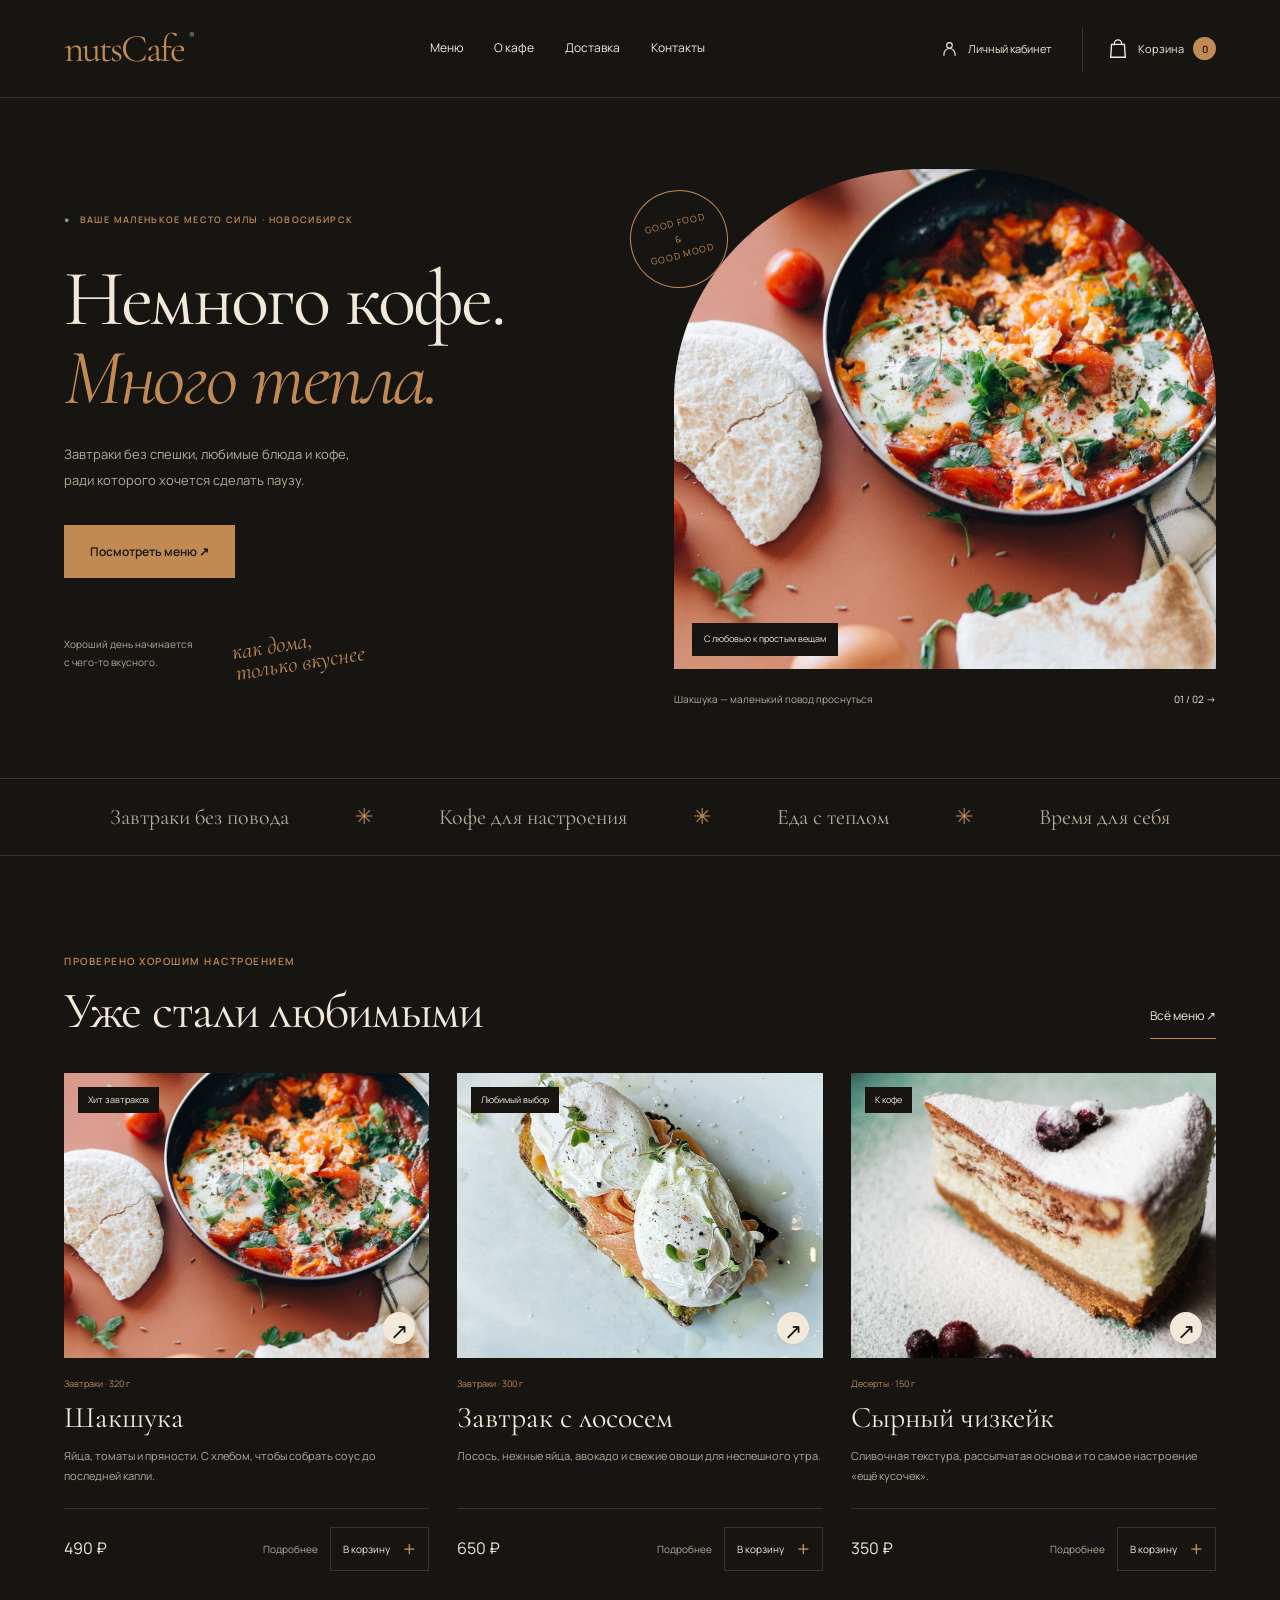
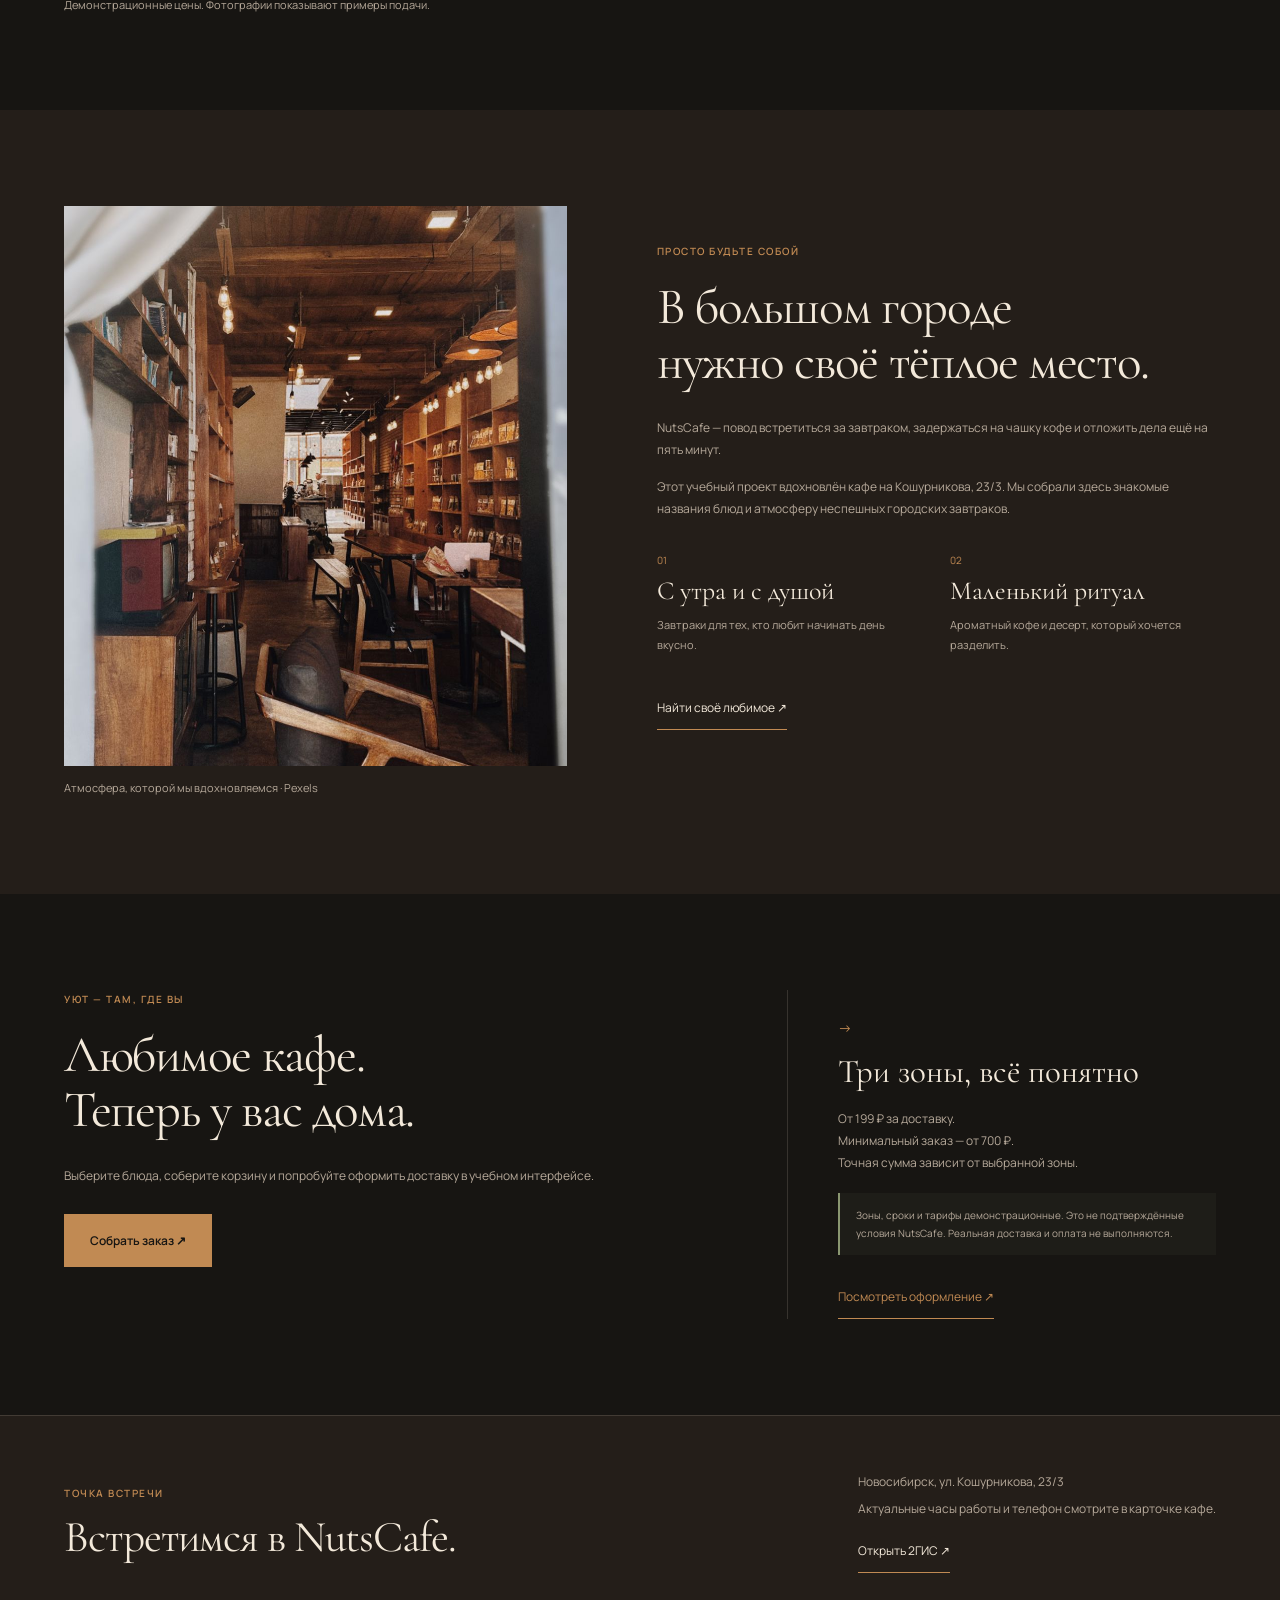
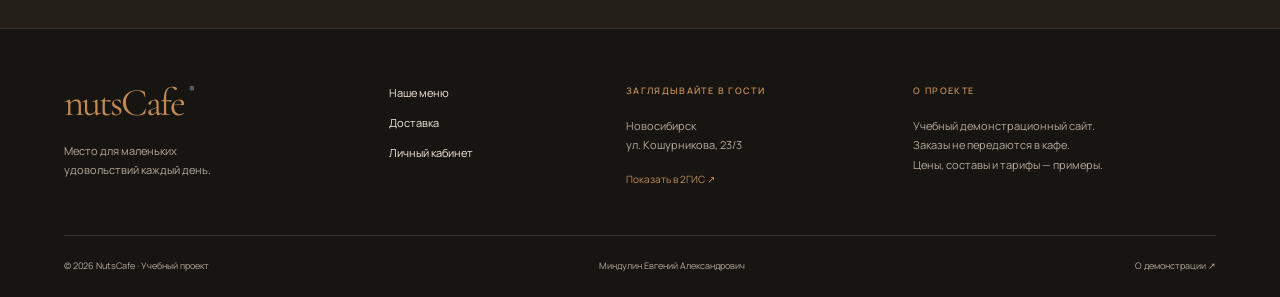
<file: index.html>
<!DOCTYPE html>
<html lang="ru">
    <head>
        <meta charset="UTF-8">
        <meta name="viewport" content="width=device-width, initial-scale=1.0">
        <meta name="description" content="NutsCafe — учебный сайт кафе в Новосибирске. Меню, демонстрационная доставка и личный кабинет.">
        <meta name="theme-color" content="#171512">
        <title>Кофе, завтраки и немного тепла — NutsCafe</title>
        <link rel="icon" href="img/logo.png" type="image/png">
        <link rel="stylesheet" href="css/style.css">
        <script src="js/script.js" defer></script>
    </head>
    <body data-page="index">
        <a href="#main" id="skip-link">К содержимому</a>
        <header>
            <a class="logo" href="index.html" aria-label="nutsCafe — главная">nutsCafe</a>
            <button type="button" aria-label="Открыть меню" aria-expanded="false" aria-controls="main-nav" id="menu-toggle"></button>
            <nav id="main-nav" aria-label="Основная навигация">
                <a href="menu.html">Меню</a>
                <a href="index.html#about">О кафе</a>
                <a href="index.html#delivery">Доставка</a>
                <a href="index.html#contacts">Контакты</a>
            </nav>
            <a href="account.html" aria-label="Личный кабинет" id="account-link">
                <img src="img/user.svg" alt="" width="22" height="22" aria-hidden="true">
                Личный кабинет
            </a>
            <a href="cart.html" aria-label="Корзина" id="cart-link">
                <img src="img/bag.svg" alt="" width="22" height="22" aria-hidden="true">
                Корзина
                <p data-cart-count>0</p>
            </a>
        </header>
        <main id="main">
            <div class="container" aria-labelledby="hero-title" id="hero">
                <div>
                    <p class="eyebrow">Ваше маленькое место силы · Новосибирск</p>
                    <h1 id="hero-title">Немного кофе.<br>Много тепла.</h1>
                    <p>Завтраки без спешки, любимые блюда и кофе,<br> ради которого хочется сделать паузу.</p>
                    <a class="button" href="menu.html">Посмотреть меню ↗</a>
                    <div id="hero-footnote">
                        <p>Хороший день начинается<br>с чего-то вкусного.</p>
                        <p aria-hidden="true">как дома,<br>только вкуснее</p>
                    </div>
                </div>
                <div id="hero-visual">
                    <img id="hero-photo" src="img/hero.jpg" alt="Шакшука с томатами, яйцами и свежей зеленью в чёрной сковороде" width="1400" height="1400" fetchpriority="high">
                    <p id="photo-label">С любовью к простым вещам</p>
                    <p id="hero-caption">Шакшука — маленький повод проснуться</p>
                    <button id="hero-switch" type="button" aria-label="Следующая фотография">01 / 02 →</button>
                    <p aria-hidden="true" id="hero-stamp">GOOD FOOD<br>&amp;<br>GOOD MOOD</p>
                </div>
            </div>
            <div aria-hidden="true" id="motto">
                <p>Завтраки без повода</p>
                ✳
                <p>Кофе для настроения</p>
                ✳
                <p>Еда с теплом</p>
                ✳
                <p>Время для себя</p>
            </div>
            <div class="container" aria-labelledby="favorites-title" id="favorites">
                <div class="heading">
                    <div>
                        <p class="eyebrow">Проверено хорошим настроением</p>
                        <h2 id="favorites-title">Уже стали любимыми</h2>
                    </div>
                    <a href="menu.html">Всё меню ↗</a>
                </div>
                <div class="grid">
                    <div class="card" data-dish="shakshuka" data-category="breakfast" data-price="490">
                        <a href="product.html?id=shakshuka" aria-label="Подробнее: Шакшука">
                            <img src="img/dishes/shakshuka.jpg" alt="Шакшука — пример подачи" width="1000" height="750" loading="lazy">
                            <p>Хит завтраков</p>
                        </a>
                        <p>Завтраки · 320 г</p>
                        <h3><a href="product.html?id=shakshuka">Шакшука</a></h3>
                        <p>Яйца, томаты и пряности. С хлебом, чтобы собрать соус до последней капли.</p>
                        <div class="actions">
                            <p>490 ₽</p>
                            <a href="product.html?id=shakshuka">Подробнее</a>
                            <button type="button" data-add="shakshuka" aria-label="В корзину: Шакшука">В корзину</button>
                        </div>
                    </div>
                    <div class="card" data-dish="salmon-breakfast" data-category="breakfast" data-price="650">
                        <a href="product.html?id=salmon-breakfast" aria-label="Подробнее: Завтрак с лососем">
                            <img src="img/dishes/salmon-breakfast.jpg" alt="Завтрак с лососем — пример подачи" width="1000" height="750" loading="lazy">
                            <p>Любимый выбор</p>
                        </a>
                        <p>Завтраки · 300 г</p>
                        <h3><a href="product.html?id=salmon-breakfast">Завтрак с лососем</a></h3>
                        <p>Лосось, нежные яйца, авокадо и свежие овощи для неспешного утра.</p>
                        <div class="actions">
                            <p>650 ₽</p>
                            <a href="product.html?id=salmon-breakfast">Подробнее</a>
                            <button type="button" data-add="salmon-breakfast" aria-label="В корзину: Завтрак с лососем">В корзину</button>
                        </div>
                    </div>
                    <div class="card" data-dish="cheesecake" data-category="desserts" data-price="350">
                        <a href="product.html?id=cheesecake" aria-label="Подробнее: Сырный чизкейк">
                            <img src="img/desserts/cheesecake.jpg" alt="Сырный чизкейк — пример подачи" width="1000" height="750" loading="lazy">
                            <p>К кофе</p>
                        </a>
                        <p>Десерты · 150 г</p>
                        <h3><a href="product.html?id=cheesecake">Сырный чизкейк</a></h3>
                        <p>Сливочная текстура, рассыпчатая основа и то самое настроение «ещё кусочек».</p>
                        <div class="actions">
                            <p>350 ₽</p>
                            <a href="product.html?id=cheesecake">Подробнее</a>
                            <button type="button" data-add="cheesecake" aria-label="В корзину: Сырный чизкейк">В корзину</button>
                        </div>
                    </div>
                </div>
                <p>Демонстрационные цены. Фотографии показывают примеры подачи.</p>
            </div>
            <div id="about">
                <div class="container grid" id="about-layout">
                    <img src="img/interior/cafe.jpg" alt="Уютный интерьер кафе с деревянной мебелью — атмосферная фотография Pexels" width="1000" height="1200" loading="lazy">
                    <div>
                        <p class="eyebrow">Просто будьте собой</p>
                        <h2>В большом городе<br>нужно своё тёплое место.</h2>
                        <p>NutsCafe — повод встретиться за завтраком, задержаться на чашку кофе и отложить дела ещё на пять минут.</p>
                        <p>Этот учебный проект вдохновлён кафе на Кошурникова, 23/3. Мы собрали здесь знакомые названия блюд и атмосферу неспешных городских завтраков.</p>
                        <ul id="values">
                            <li>
                                01
                                <h3>С утра и с душой</h3>
                                <p>Завтраки для тех, кто любит начинать день вкусно.</p>
                            </li>
                            <li>
                                02
                                <h3>Маленький ритуал</h3>
                                <p>Ароматный кофе и десерт, который хочется разделить.</p>
                            </li>
                        </ul>
                        <a href="menu.html">Найти своё любимое ↗</a>
                    </div>
                    <p id="about-caption">Атмосфера, которой мы вдохновляемся · Pexels</p>
                </div>
            </div>
            <div id="delivery" class="container grid">
                <div>
                    <p class="eyebrow">Уют — там, где вы</p>
                    <h2>Любимое кафе.<br>Теперь у вас дома.</h2>
                    <p>Выберите блюда, соберите корзину и попробуйте оформить доставку в учебном интерфейсе.</p>
                    <a class="button" href="menu.html">Собрать заказ ↗</a>
                </div>
                <div id="delivery-info">
                    →
                    <h3>Три зоны, всё понятно</h3>
                    <p>От 199 ₽ за доставку.<br>Минимальный заказ — от 700 ₽.<br>Точная сумма зависит от выбранной зоны.</p>
                    <p class="notice">Зоны, сроки и тарифы демонстрационные. Это не подтверждённые условия NutsCafe. Реальная доставка и оплата не выполняются.</p>
                    <a href="cart.html">Посмотреть оформление ↗</a>
                </div>
            </div>
            <div id="contacts">
                <div class="container" id="contacts-layout">
                    <div>
                        <p class="eyebrow">Точка встречи</p>
                        <h2>Встретимся в NutsCafe.</h2>
                    </div>
                    <div>
                        <p>Новосибирск, ул. Кошурникова, 23/3</p>
                        <p>Актуальные часы работы и телефон смотрите в карточке кафе.</p>
                        <a href="https://2gis.ru/novosibirsk/firm/70000001066368854" target="_blank" rel="noopener noreferrer">Открыть 2ГИС ↗</a>
                    </div>
                </div>
            </div>
        </main>
        <select id="dish-library" hidden aria-label="Служебные сведения меню">
            <option value="shakshuka" data-dish="shakshuka" data-price="490">Шакшука</option>
            <option value="draniki" data-dish="draniki" data-price="390">Драники со сметаной</option>
            <option value="salmon-breakfast" data-dish="salmon-breakfast" data-price="650">Завтрак с лососем</option>
            <option value="meatballs" data-dish="meatballs" data-price="590">Митболы с картофельным пюре</option>
            <option value="carbonara" data-dish="carbonara" data-price="550">Паста Карбонара</option>
            <option value="caesar" data-dish="caesar" data-price="620">Цезарь с креветками</option>
            <option value="chicken-bowl" data-dish="chicken-bowl" data-price="540">Боул с цыплёнком</option>
            <option value="tom-yum" data-dish="tom-yum" data-price="690">Том ям с креветками</option>
            <option value="borscht" data-dish="borscht" data-price="450">Борщ с говядиной</option>
            <option value="cheesecake" data-dish="cheesecake" data-price="350">Сырный чизкейк</option>
            <option value="cherry-pie" data-dish="cherry-pie" data-price="320">Вишнёвый пирог</option>
            <option value="syrniki" data-dish="syrniki" data-price="430">Сырники с фундуком</option>
            <option value="yogurt" data-dish="yogurt" data-price="360">Греческий йогурт с голубикой</option>
            <option value="oatmeal" data-dish="oatmeal" data-price="310">Овсяная каша с ягодами</option>
            <option value="waffle" data-dish="waffle" data-price="520">Вафля с беконом и скрэмблом</option>
            <option value="cappuccino" data-dish="cappuccino" data-price="240">Капучино</option>
        </select>
        <footer>
            <div class="container" id="footer-content">
                <div>
                    <a class="logo" href="index.html">nutsCafe</a>
                    <p>Место для маленьких<br>удовольствий каждый день.</p>
                </div>
                <nav aria-label="Навигация в подвале">
                    <a href="menu.html">Наше меню</a>
                    <a href="index.html#delivery">Доставка</a>
                    <a href="account.html">Личный кабинет</a>
                </nav>
                <div>
                    <p class="eyebrow">Заглядывайте в гости</p>
                    <p>Новосибирск<br>ул. Кошурникова, 23/3</p>
                    <a href="https://2gis.ru/novosibirsk/firm/70000001066368854" target="_blank" rel="noopener noreferrer">Показать в 2ГИС ↗</a>
                </div>
                <div>
                    <p class="eyebrow">О проекте</p>
                    <p>Учебный демонстрационный сайт.<br>Заказы не передаются в кафе.<br>Цены, составы и тарифы — примеры.</p>
                </div>
            </div>
            <div class="container" id="footer-bottom">
                <p>© 2026 NutsCafe · Учебный проект</p>
                <p>Миндулин Евгений Александрович</p>
                <a href="README.md">О демонстрации ↗</a>
            </div>
        </footer>
        <div id="toast" role="status" aria-live="polite" aria-atomic="true"></div>
    </body>
</html>
</file>
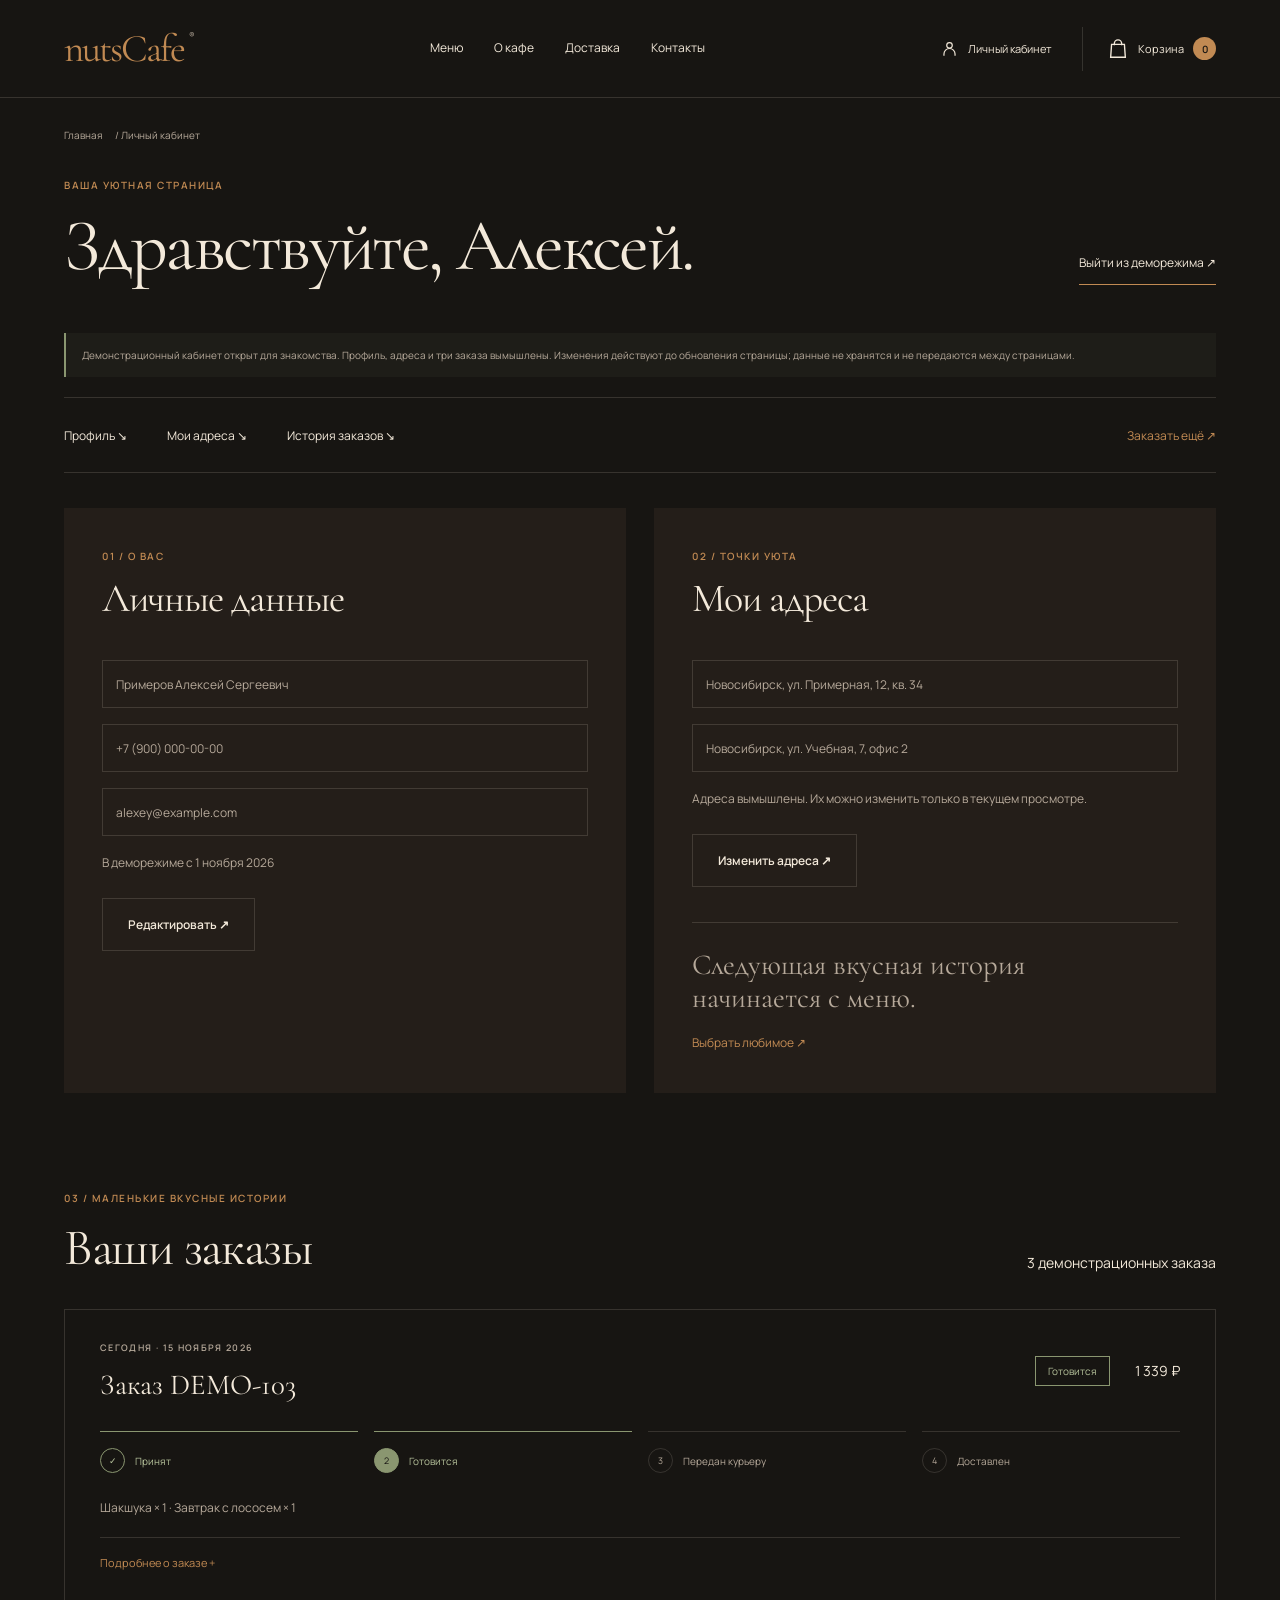
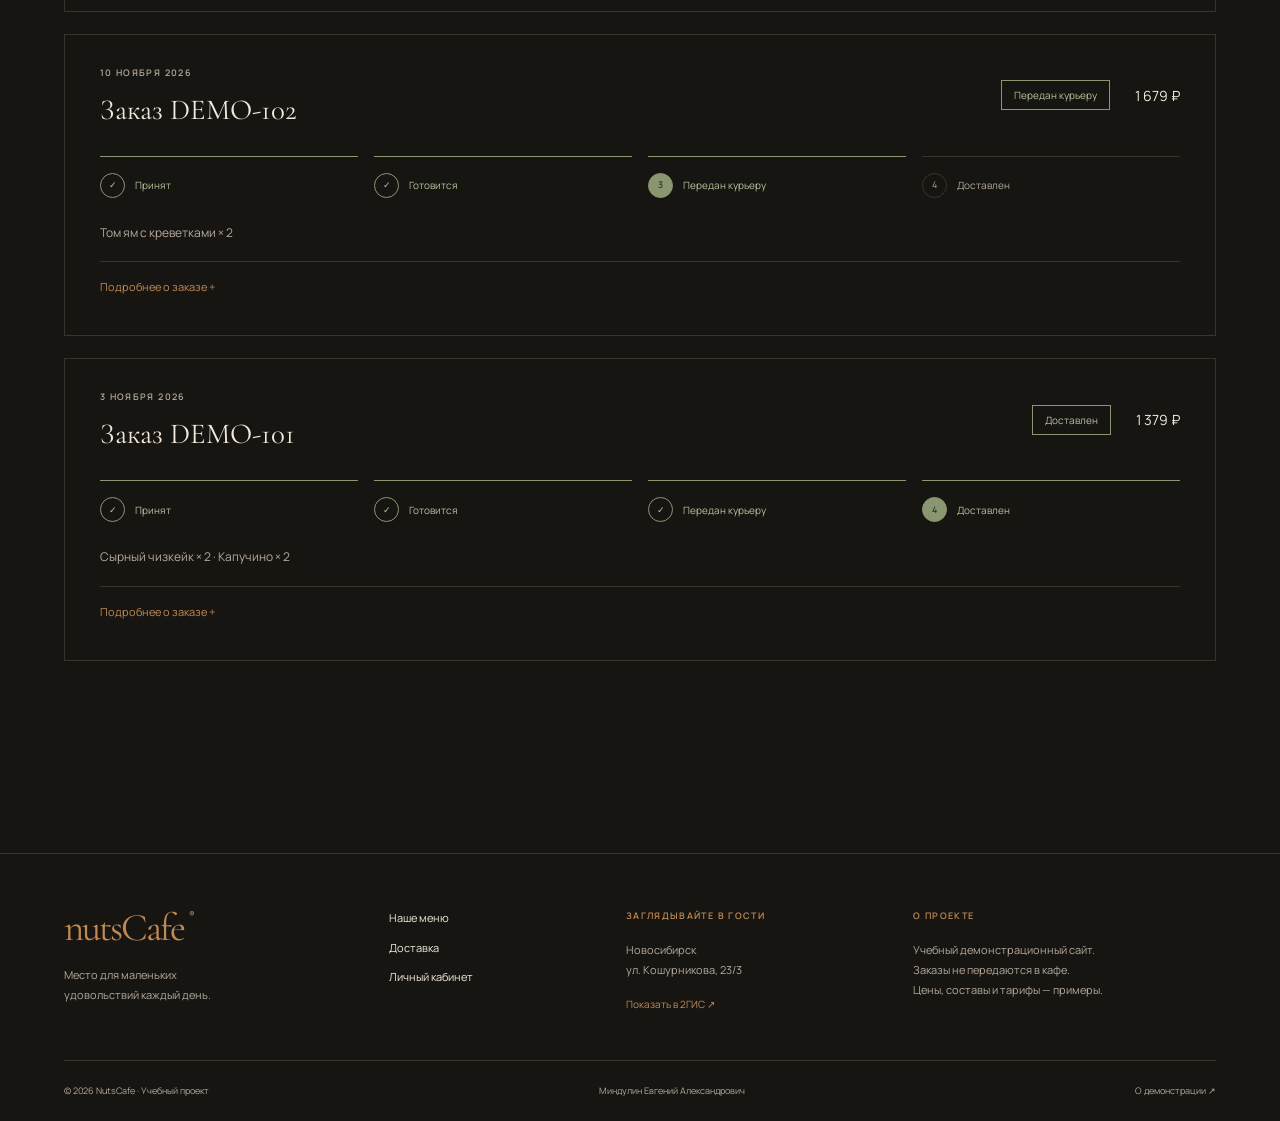
<file: account.html>
<!DOCTYPE html>
<html lang="ru">
    <head>
        <meta charset="UTF-8">
        <meta name="viewport" content="width=device-width, initial-scale=1.0">
        <meta name="description" content="NutsCafe — учебный сайт кафе в Новосибирске. Меню, демонстрационная доставка и личный кабинет.">
        <meta name="theme-color" content="#171512">
        <title>Личный кабинет — NutsCafe</title>
        <link rel="icon" href="img/logo.png" type="image/png">
        <link rel="stylesheet" href="css/style.css">
        <script src="js/script.js" defer></script>
    </head>
    <body data-page="account">
        <a href="#main" id="skip-link">К содержимому</a>
        <header>
            <a class="logo" href="index.html" aria-label="nutsCafe — главная">nutsCafe</a>
            <button type="button" aria-label="Открыть меню" aria-expanded="false" aria-controls="main-nav" id="menu-toggle"></button>
            <nav id="main-nav" aria-label="Основная навигация">
                <a href="menu.html">Меню</a>
                <a href="index.html#about">О кафе</a>
                <a href="index.html#delivery">Доставка</a>
                <a href="index.html#contacts">Контакты</a>
            </nav>
            <a href="account.html" aria-label="Личный кабинет" id="account-link">
                <img src="img/user.svg" alt="" width="22" height="22" aria-hidden="true">
                Личный кабинет
            </a>
            <a href="cart.html" aria-label="Корзина" id="cart-link">
                <img src="img/bag.svg" alt="" width="22" height="22" aria-hidden="true">
                Корзина
                <p data-cart-count>0</p>
            </a>
        </header>
        <main id="main" class="container">
            <div class="breadcrumb">
                <a href="index.html">Главная</a>
                /
                Личный кабинет
            </div>
            <div class="heading">
                <div>
                    <p class="eyebrow">Ваша уютная страница</p>
                    <h1>Здравствуйте, Алексей.</h1>
                </div>
                <a href="auth.html" data-logout>Выйти из деморежима ↗</a>
            </div>
            <p class="notice">Демонстрационный кабинет открыт для знакомства. Профиль, адреса и три заказа вымышлены. Изменения действуют до обновления страницы; данные не хранятся и не передаются между страницами.</p>
            <nav aria-label="Разделы кабинета" id="account-nav">
                <a href="#profile">Профиль ↘</a>
                <a href="#addresses">Мои адреса ↘</a>
                <a href="#orders">История заказов ↘</a>
                <a href="menu.html">Заказать ещё ↗</a>
            </nav>
            <div class="grid">
                <div id="profile" class="panel">
                    <p class="eyebrow">01 / О вас</p>
                    <h2>Личные данные</h2>
                    <form id="profile-form" method="post" action="account.html" novalidate autocomplete="off" data-editable>
                        <input id="profile-name" name="profile-name" type="text" required minlength="5" maxlength="100" readonly value="Примеров Алексей Сергеевич" aria-describedby="profile-name-error" aria-label="ФИО *" placeholder="ФИО *">
                        <p id="profile-name-error" data-error-for="profile-name"></p>
                        <input id="profile-phone" name="profile-phone" type="tel" required maxlength="25" readonly value="+7 (900) 000-00-00" aria-describedby="profile-phone-error" aria-label="Телефон *" placeholder="Телефон *">
                        <p id="profile-phone-error" data-error-for="profile-phone"></p>
                        <input id="profile-email" name="profile-email" type="email" required maxlength="100" readonly value="alexey@example.com" aria-describedby="profile-email-error" aria-label="Электронная почта *" placeholder="Электронная почта *">
                        <p id="profile-email-error" data-error-for="profile-email"></p>
                        <p>В деморежиме с 1 ноября 2026</p>
                        <p role="status" data-edit-message></p>
                        <div class="actions">
                            <button class="button" type="button" data-edit>Редактировать ↗</button>
                            <button class="button" type="submit" hidden>Применить</button>
                            <button type="button" data-cancel hidden>Отмена</button>
                        </div>
                    </form>
                </div>
                <div id="addresses" class="panel">
                    <p class="eyebrow">02 / Точки уюта</p>
                    <h2>Мои адреса</h2>
                    <form id="address-form" method="post" action="account.html" novalidate autocomplete="off" data-editable>
                        <input id="address-main" name="address-main" type="text" required minlength="10" maxlength="200" readonly value="Новосибирск, ул. Примерная, 12, кв. 34" aria-describedby="address-main-error" aria-label="Основной адрес *" placeholder="Основной адрес *">
                        <p id="address-main-error" data-error-for="address-main"></p>
                        <input id="address-extra" name="address-extra" type="text" maxlength="200" readonly value="Новосибирск, ул. Учебная, 7, офис 2" aria-describedby="address-extra-error" aria-label="Дополнительный адрес" placeholder="Дополнительный адрес">
                        <p id="address-extra-error" data-error-for="address-extra"></p>
                        <p>Адреса вымышлены. Их можно изменить только в текущем просмотре.</p>
                        <p role="status" data-edit-message></p>
                        <div class="actions">
                            <button class="button" type="button" data-edit>Изменить адреса ↗</button>
                            <button class="button" type="submit" hidden>Применить</button>
                            <button type="button" data-cancel hidden>Отмена</button>
                        </div>
                    </form>
                    <div id="account-menu-prompt">
                        <p>Следующая вкусная история<br>начинается с меню.</p>
                        <a href="menu.html">Выбрать любимое ↗</a>
                    </div>
                </div>
            </div>
            <div id="orders">
                <div class="heading">
                    <div>
                        <p class="eyebrow">03 / Маленькие вкусные истории</p>
                        <h2>Ваши заказы</h2>
                    </div>
                    3 демонстрационных заказа
                </div>
                <div class="order">
                    <div class="heading">
                        <div>
                            <p class="eyebrow">Сегодня · 15 ноября 2026</p>
                            <h3>Заказ DEMO-103</h3>
                        </div>
                        <p>Готовится</p>
                        <p>1 339 ₽</p>
                    </div>
                    <ol aria-label="Этапы доставки">
                        <li data-complete>Принят</li>
                        <li aria-current="step" data-complete>Готовится</li>
                        <li>Передан курьеру</li>
                        <li>Доставлен</li>
                    </ol>
                    <p>Шакшука × 1 · Завтрак с лососем × 1</p>
                    <button type="button" data-order-toggle aria-expanded="false" aria-controls="order-details-1">Подробнее о заказе</button>
                    <div id="order-details-1" hidden data-order-details>
                        <p>Блюда: 1 140 ₽ · Доставка: 199 ₽</p>
                        <p>Адрес: Новосибирск, ул. Примерная, 12, кв. 34</p>
                        <p>Оплата: наличными курьеру</p>
                        <p>Статус: готовится. Это фиксированный пример, отслеживание в реальном времени не выполняется.</p>
                    </div>
                </div>
                <div class="order">
                    <div class="heading">
                        <div>
                            <p class="eyebrow">10 ноября 2026</p>
                            <h3>Заказ DEMO-102</h3>
                        </div>
                        <p>Передан курьеру</p>
                        <p>1 679 ₽</p>
                    </div>
                    <ol aria-label="Этапы доставки">
                        <li data-complete>Принят</li>
                        <li data-complete>Готовится</li>
                        <li aria-current="step" data-complete>Передан курьеру</li>
                        <li>Доставлен</li>
                    </ol>
                    <p>Том ям с креветками × 2</p>
                    <button type="button" data-order-toggle aria-expanded="false" aria-controls="order-details-2">Подробнее о заказе</button>
                    <div id="order-details-2" hidden data-order-details>
                        <p>Блюда: 1 380 ₽ · Доставка: 299 ₽</p>
                        <p>Адрес: Новосибирск, ул. Учебная, 7, офис 2</p>
                        <p>Оплата: картой курьеру</p>
                        <p>Статус: передан курьеру. Это демонстрационная история, реального курьера нет.</p>
                    </div>
                </div>
                <div class="order">
                    <div class="heading">
                        <div>
                            <p class="eyebrow">3 ноября 2026</p>
                            <h3>Заказ DEMO-101</h3>
                        </div>
                        <p>Доставлен</p>
                        <p>1 379 ₽</p>
                    </div>
                    <ol aria-label="Этапы доставки">
                        <li data-complete>Принят</li>
                        <li data-complete>Готовится</li>
                        <li data-complete>Передан курьеру</li>
                        <li aria-current="step" data-complete>Доставлен</li>
                    </ol>
                    <p>Сырный чизкейк × 2 · Капучино × 2</p>
                    <button type="button" data-order-toggle aria-expanded="false" aria-controls="order-details-3">Подробнее о заказе</button>
                    <div id="order-details-3" hidden data-order-details>
                        <p>Блюда: 1 180 ₽ · Доставка: 199 ₽</p>
                        <p>Адрес: Новосибирск, ул. Примерная, 12, кв. 34</p>
                        <p>Оплата: наличными курьеру</p>
                        <p>Статус: доставлен. Заказ является вымышленным примером.</p>
                    </div>
                </div>
            </div>
        </main>
        <select id="dish-library" hidden aria-label="Служебные сведения меню">
            <option value="shakshuka" data-dish="shakshuka" data-price="490">Шакшука</option>
            <option value="draniki" data-dish="draniki" data-price="390">Драники со сметаной</option>
            <option value="salmon-breakfast" data-dish="salmon-breakfast" data-price="650">Завтрак с лососем</option>
            <option value="meatballs" data-dish="meatballs" data-price="590">Митболы с картофельным пюре</option>
            <option value="carbonara" data-dish="carbonara" data-price="550">Паста Карбонара</option>
            <option value="caesar" data-dish="caesar" data-price="620">Цезарь с креветками</option>
            <option value="chicken-bowl" data-dish="chicken-bowl" data-price="540">Боул с цыплёнком</option>
            <option value="tom-yum" data-dish="tom-yum" data-price="690">Том ям с креветками</option>
            <option value="borscht" data-dish="borscht" data-price="450">Борщ с говядиной</option>
            <option value="cheesecake" data-dish="cheesecake" data-price="350">Сырный чизкейк</option>
            <option value="cherry-pie" data-dish="cherry-pie" data-price="320">Вишнёвый пирог</option>
            <option value="syrniki" data-dish="syrniki" data-price="430">Сырники с фундуком</option>
            <option value="yogurt" data-dish="yogurt" data-price="360">Греческий йогурт с голубикой</option>
            <option value="oatmeal" data-dish="oatmeal" data-price="310">Овсяная каша с ягодами</option>
            <option value="waffle" data-dish="waffle" data-price="520">Вафля с беконом и скрэмблом</option>
            <option value="cappuccino" data-dish="cappuccino" data-price="240">Капучино</option>
        </select>
        <footer>
            <div class="container" id="footer-content">
                <div>
                    <a class="logo" href="index.html">nutsCafe</a>
                    <p>Место для маленьких<br>удовольствий каждый день.</p>
                </div>
                <nav aria-label="Навигация в подвале">
                    <a href="menu.html">Наше меню</a>
                    <a href="index.html#delivery">Доставка</a>
                    <a href="account.html">Личный кабинет</a>
                </nav>
                <div>
                    <p class="eyebrow">Заглядывайте в гости</p>
                    <p>Новосибирск<br>ул. Кошурникова, 23/3</p>
                    <a href="https://2gis.ru/novosibirsk/firm/70000001066368854" target="_blank" rel="noopener noreferrer">Показать в 2ГИС ↗</a>
                </div>
                <div>
                    <p class="eyebrow">О проекте</p>
                    <p>Учебный демонстрационный сайт.<br>Заказы не передаются в кафе.<br>Цены, составы и тарифы — примеры.</p>
                </div>
            </div>
            <div class="container" id="footer-bottom">
                <p>© 2026 NutsCafe · Учебный проект</p>
                <p>Миндулин Евгений Александрович</p>
                <a href="README.md">О демонстрации ↗</a>
            </div>
        </footer>
        <div id="toast" role="status" aria-live="polite" aria-atomic="true"></div>
    </body>
</html>
</file>
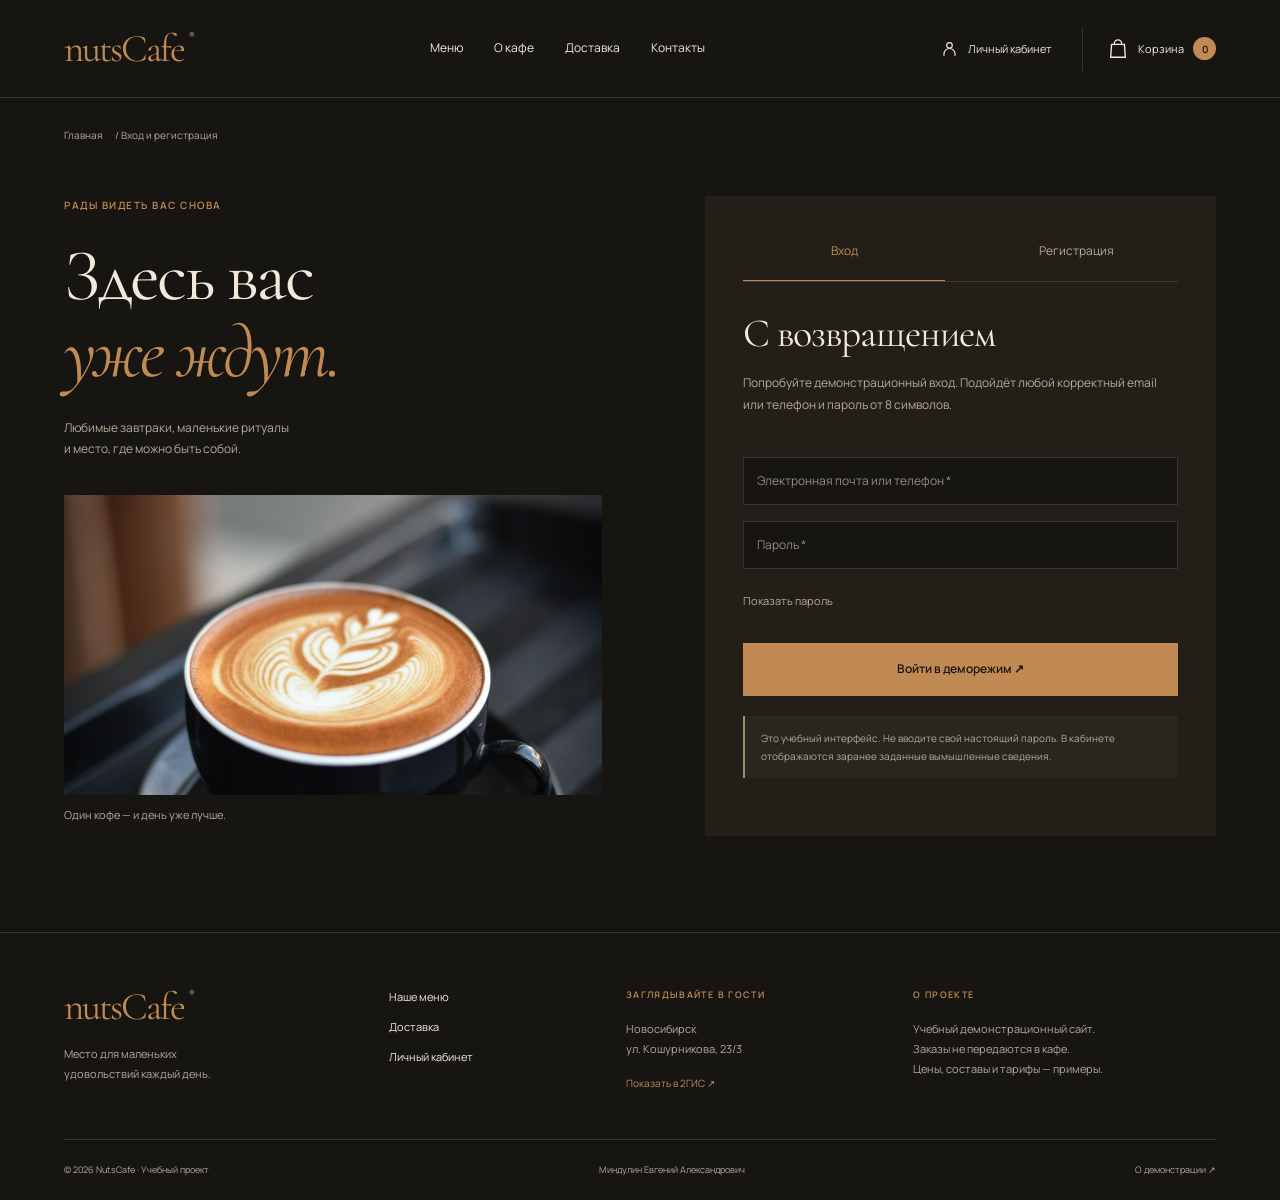
<file: auth.html>
<!DOCTYPE html>
<html lang="ru">
    <head>
        <meta charset="UTF-8">
        <meta name="viewport" content="width=device-width, initial-scale=1.0">
        <meta name="description" content="NutsCafe — учебный сайт кафе в Новосибирске. Меню, демонстрационная доставка и личный кабинет.">
        <meta name="theme-color" content="#171512">
        <title>Вход и регистрация — NutsCafe</title>
        <link rel="icon" href="img/logo.png" type="image/png">
        <link rel="stylesheet" href="css/style.css">
        <script src="js/script.js" defer></script>
    </head>
    <body data-page="auth">
        <a href="#main" id="skip-link">К содержимому</a>
        <header>
            <a class="logo" href="index.html" aria-label="nutsCafe — главная">nutsCafe</a>
            <button type="button" aria-label="Открыть меню" aria-expanded="false" aria-controls="main-nav" id="menu-toggle"></button>
            <nav id="main-nav" aria-label="Основная навигация">
                <a href="menu.html">Меню</a>
                <a href="index.html#about">О кафе</a>
                <a href="index.html#delivery">Доставка</a>
                <a href="index.html#contacts">Контакты</a>
            </nav>
            <a href="account.html" aria-label="Личный кабинет" id="account-link">
                <img src="img/user.svg" alt="" width="22" height="22" aria-hidden="true">
                Личный кабинет
            </a>
            <a href="cart.html" aria-label="Корзина" id="cart-link">
                <img src="img/bag.svg" alt="" width="22" height="22" aria-hidden="true">
                Корзина
                <p data-cart-count>0</p>
            </a>
        </header>
        <main id="main" class="container">
            <div class="breadcrumb">
                <a href="index.html">Главная</a>
                /
                Вход и регистрация
            </div>
            <div class="grid" id="auth-layout">
                <div id="auth-story">
                    <p class="eyebrow">Рады видеть вас снова</p>
                    <h1>Здесь вас<br> уже ждут.</h1>
                    <p>Любимые завтраки, маленькие ритуалы<br>и место, где можно быть собой.</p>
                    <div>
                        <img src="img/drinks/cappuccino.jpg" alt="Капучино с узором на молочной пене в чёрной чашке" width="1000" height="750" loading="lazy">
                        <p>Один кофе — и день уже лучше.</p>
                    </div>
                </div>
                <div class="panel" aria-label="Демонстрационный вход" id="auth-panel">
                    <div role="tablist" aria-label="Вход или регистрация" id="auth-tabs">
                        <button id="login-tab" role="tab" type="button" aria-selected="true" aria-controls="login-panel">Вход</button>
                        <button id="register-tab" role="tab" type="button" aria-selected="false" aria-controls="register-panel" tabindex="-1">Регистрация</button>
                    </div>
                    <div id="login-panel" role="tabpanel" aria-labelledby="login-tab">
                        <h2>С возвращением</h2>
                        <p>Попробуйте демонстрационный вход. Подойдёт любой корректный email или телефон и пароль от 8 символов.</p>
                        <form id="login-form" method="post" action="auth.html" novalidate autocomplete="off" data-auth>
                            <input id="login-identity" name="login-identity" type="text" required maxlength="100" placeholder="Электронная почта или телефон *" aria-describedby="login-identity-error" aria-label="Электронная почта или телефон *" title="hello@example.com или +7 999 123-45-67">
                            <p id="login-identity-error" data-error-for="login-identity"></p>
                            <input id="login-password" name="login-password" type="password" required minlength="8" maxlength="100" autocomplete="new-password" placeholder="Пароль *" aria-describedby="login-password-error" aria-label="Пароль *" title="Не менее 8 символов">
                            <p id="login-password-error" data-error-for="login-password"></p>
                            <button type="button" data-toggle-password="login-password" aria-pressed="false">Показать пароль</button>
                            <p role="alert" hidden data-form-message></p>
                            <button class="button" type="submit">Войти в деморежим ↗</button>
                        </form>
                    </div>
                    <div id="register-panel" role="tabpanel" aria-labelledby="register-tab" hidden>
                        <h2>Давайте знакомиться</h2>
                        <p>Проверим форму на примере вымышленных данных. Учётная запись создана не будет.</p>
                        <form id="register-form" method="post" action="auth.html" novalidate autocomplete="off" data-auth>
                            <input id="register-name" name="register-name" type="text" required minlength="5" maxlength="100" placeholder="ФИО *" aria-describedby="register-name-error" aria-label="ФИО *" title="Иванов Иван Иванович">
                            <p id="register-name-error" data-error-for="register-name"></p>
                            <input id="register-phone" name="register-phone" type="tel" required maxlength="25" placeholder="Телефон *" aria-describedby="register-phone-error" aria-label="Телефон *" title="+7 (999) 123-45-67">
                            <p id="register-phone-error" data-error-for="register-phone"></p>
                            <input id="register-email" name="register-email" type="email" required maxlength="100" placeholder="Электронная почта *" aria-describedby="register-email-error" aria-label="Электронная почта *" title="hello@example.com">
                            <p id="register-email-error" data-error-for="register-email"></p>
                            <input id="register-password" name="register-password" type="password" required minlength="8" maxlength="100" autocomplete="new-password" placeholder="Пароль *" aria-describedby="register-password-error" aria-label="Пароль *" title="Не менее 8 символов">
                            <p id="register-password-error" data-error-for="register-password"></p>
                            <input id="register-confirm" name="register-confirm" type="password" required minlength="8" maxlength="100" autocomplete="new-password" placeholder="Повтор пароля *" aria-describedby="register-confirm-error" aria-label="Повтор пароля *" title="Повторите пароль">
                            <p id="register-confirm-error" data-error-for="register-confirm"></p>
                            <button type="button" data-toggle-password="register-password,register-confirm" aria-pressed="false">Показать пароли</button>
                            <p role="alert" hidden data-form-message></p>
                            <button class="button" type="submit">Проверить регистрацию ↗</button>
                        </form>
                    </div>
                    <div id="auth-success" role="status" tabindex="-1" hidden>
                        <h2>Проверка пройдена ✓</h2>
                        <p>Данные корректны. Это демонстрация: аккаунт не создаётся, пароли и личные сведения не сохраняются.</p>
                        <a class="button" href="account.html">Перейти в кабинет ↗</a>
                    </div>
                    <p class="notice">Это учебный интерфейс. Не вводите свой настоящий пароль. В кабинете отображаются заранее заданные вымышленные сведения.</p>
                </div>
            </div>
        </main>
        <select id="dish-library" hidden aria-label="Служебные сведения меню">
            <option value="shakshuka" data-dish="shakshuka" data-price="490">Шакшука</option>
            <option value="draniki" data-dish="draniki" data-price="390">Драники со сметаной</option>
            <option value="salmon-breakfast" data-dish="salmon-breakfast" data-price="650">Завтрак с лососем</option>
            <option value="meatballs" data-dish="meatballs" data-price="590">Митболы с картофельным пюре</option>
            <option value="carbonara" data-dish="carbonara" data-price="550">Паста Карбонара</option>
            <option value="caesar" data-dish="caesar" data-price="620">Цезарь с креветками</option>
            <option value="chicken-bowl" data-dish="chicken-bowl" data-price="540">Боул с цыплёнком</option>
            <option value="tom-yum" data-dish="tom-yum" data-price="690">Том ям с креветками</option>
            <option value="borscht" data-dish="borscht" data-price="450">Борщ с говядиной</option>
            <option value="cheesecake" data-dish="cheesecake" data-price="350">Сырный чизкейк</option>
            <option value="cherry-pie" data-dish="cherry-pie" data-price="320">Вишнёвый пирог</option>
            <option value="syrniki" data-dish="syrniki" data-price="430">Сырники с фундуком</option>
            <option value="yogurt" data-dish="yogurt" data-price="360">Греческий йогурт с голубикой</option>
            <option value="oatmeal" data-dish="oatmeal" data-price="310">Овсяная каша с ягодами</option>
            <option value="waffle" data-dish="waffle" data-price="520">Вафля с беконом и скрэмблом</option>
            <option value="cappuccino" data-dish="cappuccino" data-price="240">Капучино</option>
        </select>
        <footer>
            <div class="container" id="footer-content">
                <div>
                    <a class="logo" href="index.html">nutsCafe</a>
                    <p>Место для маленьких<br>удовольствий каждый день.</p>
                </div>
                <nav aria-label="Навигация в подвале">
                    <a href="menu.html">Наше меню</a>
                    <a href="index.html#delivery">Доставка</a>
                    <a href="account.html">Личный кабинет</a>
                </nav>
                <div>
                    <p class="eyebrow">Заглядывайте в гости</p>
                    <p>Новосибирск<br>ул. Кошурникова, 23/3</p>
                    <a href="https://2gis.ru/novosibirsk/firm/70000001066368854" target="_blank" rel="noopener noreferrer">Показать в 2ГИС ↗</a>
                </div>
                <div>
                    <p class="eyebrow">О проекте</p>
                    <p>Учебный демонстрационный сайт.<br>Заказы не передаются в кафе.<br>Цены, составы и тарифы — примеры.</p>
                </div>
            </div>
            <div class="container" id="footer-bottom">
                <p>© 2026 NutsCafe · Учебный проект</p>
                <p>Миндулин Евгений Александрович</p>
                <a href="README.md">О демонстрации ↗</a>
            </div>
        </footer>
        <div id="toast" role="status" aria-live="polite" aria-atomic="true"></div>
    </body>
</html>
</file>
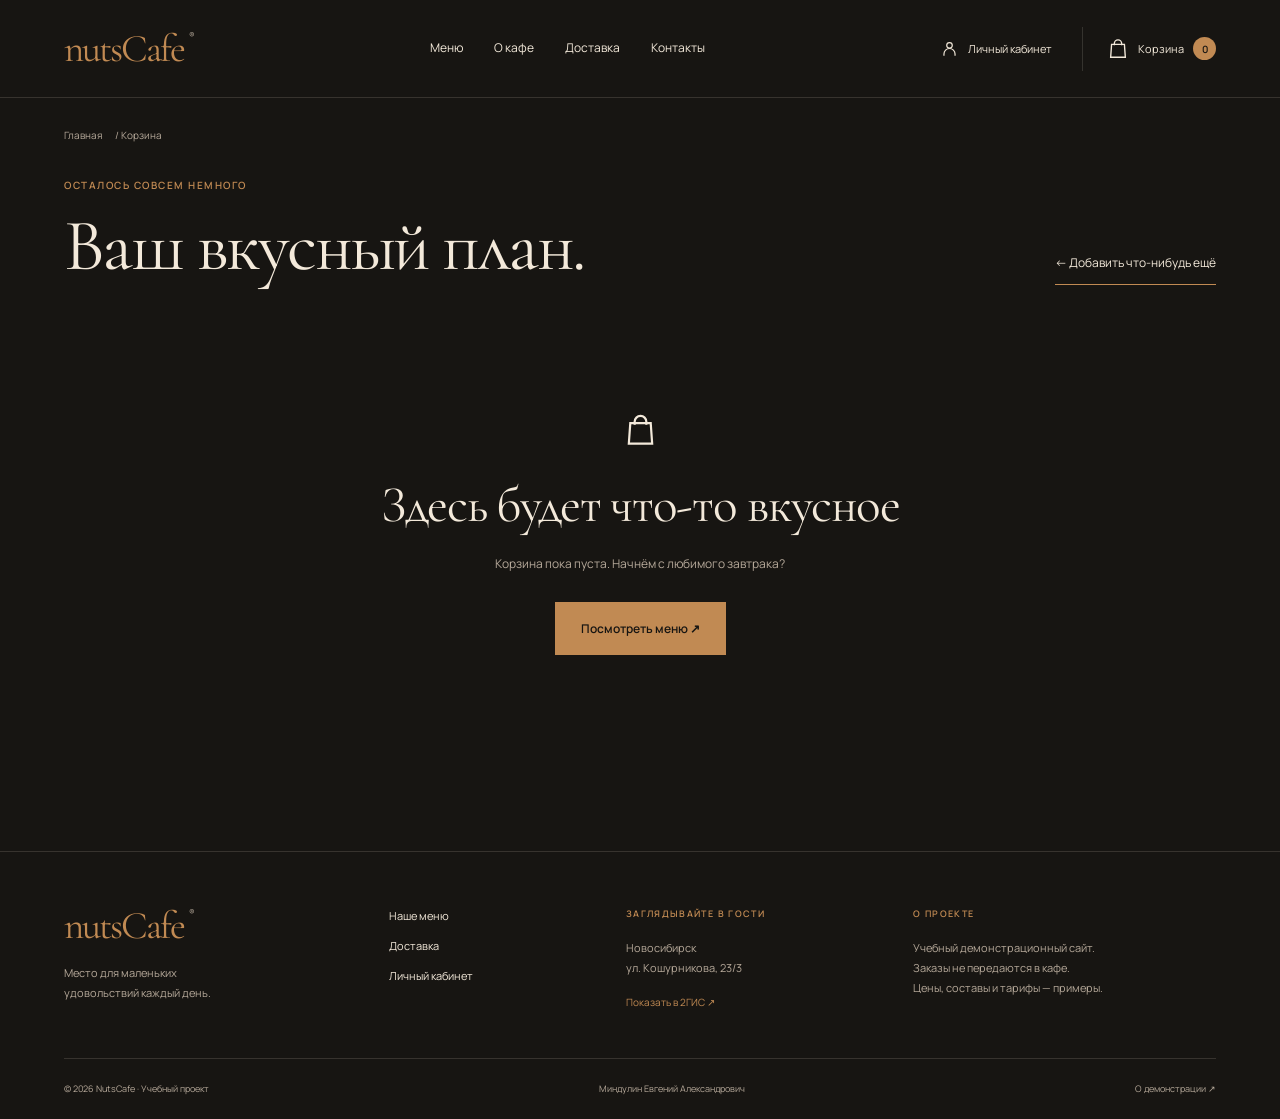
<file: cart.html>
<!DOCTYPE html>
<html lang="ru">
    <head>
        <meta charset="UTF-8">
        <meta name="viewport" content="width=device-width, initial-scale=1.0">
        <meta name="description" content="NutsCafe — учебный сайт кафе в Новосибирске. Меню, демонстрационная доставка и личный кабинет.">
        <meta name="theme-color" content="#171512">
        <title>Корзина и доставка — NutsCafe</title>
        <link rel="icon" href="img/logo.png" type="image/png">
        <link rel="stylesheet" href="css/style.css">
        <script src="js/script.js" defer></script>
    </head>
    <body data-page="cart">
        <a href="#main" id="skip-link">К содержимому</a>
        <header>
            <a class="logo" href="index.html" aria-label="nutsCafe — главная">nutsCafe</a>
            <button type="button" aria-label="Открыть меню" aria-expanded="false" aria-controls="main-nav" id="menu-toggle"></button>
            <nav id="main-nav" aria-label="Основная навигация">
                <a href="menu.html">Меню</a>
                <a href="index.html#about">О кафе</a>
                <a href="index.html#delivery">Доставка</a>
                <a href="index.html#contacts">Контакты</a>
            </nav>
            <a href="account.html" aria-label="Личный кабинет" id="account-link">
                <img src="img/user.svg" alt="" width="22" height="22" aria-hidden="true">
                Личный кабинет
            </a>
            <a href="cart.html" aria-label="Корзина" id="cart-link">
                <img src="img/bag.svg" alt="" width="22" height="22" aria-hidden="true">
                Корзина
                <p data-cart-count>0</p>
            </a>
        </header>
        <main id="main" class="container">
            <div class="breadcrumb">
                <a href="index.html">Главная</a>
                /
                Корзина
            </div>
            <div class="heading">
                <div>
                    <p class="eyebrow">Осталось совсем немного</p>
                    <h1>Ваш вкусный план.</h1>
                </div>
                <a href="menu.html">← Добавить что-нибудь ещё</a>
            </div>
            <div id="cart-empty" class="empty" hidden>
                <img src="img/bag.svg" alt="" width="22" height="22" aria-hidden="true">
                <h2>Здесь будет что-то вкусное</h2>
                <p>Корзина пока пуста. Начнём с любимого завтрака?</p>
                <a class="button" href="menu.html">Посмотреть меню ↗</a>
            </div>
            <div id="checkout-layout" hidden>
                <div aria-labelledby="cart-title" id="cart-section">
                    <div class="heading">
                        <h2 id="cart-title">Вы выбрали</h2>
                        <button id="clear-cart" type="button">Очистить корзину</button>
                    </div>
                    <div id="cart-items" aria-live="polite"></div>
                    <div id="cart-subtotal">
                        Стоимость блюд
                        <p data-subtotal>0 ₽</p>
                    </div>
                    <p class="notice">Корзина переносится между страницами в ссылках. Если открыть сайт заново без параметра корзины, список будет пустым.</p>
                </div>
                <div class="panel" aria-labelledby="checkout-title" id="checkout-panel">
                    <p class="eyebrow">Учебное оформление</p>
                    <h2 id="checkout-title">Куда привезти уют?</h2>
                    <p>Поля со звёздочкой обязательны. Используйте вымышленные данные: это демонстрация без реальной доставки.</p>
                    <form id="checkout-form" method="post" action="cart.html" novalidate autocomplete="off">
                        <h3>01 / Контактные данные</h3>
                        <input id="recipient" name="recipient" type="text" required minlength="5" maxlength="100" placeholder="ФИО получателя *" aria-describedby="recipient-error" aria-label="ФИО получателя *" title="Иванов Иван Иванович">
                        <p id="recipient-error" data-error-for="recipient"></p>
                        <input id="phone" name="phone" type="tel" required placeholder="Телефон *" maxlength="25" inputmode="tel" aria-describedby="phone-error" aria-label="Телефон *" title="+7 (999) 123-45-67">
                        <p id="phone-error" data-error-for="phone"></p>
                        <h3>02 / Адрес доставки</h3>
                        <select id="zone" name="zone" required aria-describedby="zone-error" aria-label="Зона доставки *">
                            <option value="">Выберите зону</option>
                            <option value="1" data-cost="199" data-min="700">Зона 1 · 199 ₽ · заказ от 700 ₽</option>
                            <option value="2" data-cost="299" data-min="1000">Зона 2 · 299 ₽ · заказ от 1 000 ₽</option>
                            <option value="3" data-cost="399" data-min="1500">Зона 3 · 399 ₽ · заказ от 1 500 ₽</option>
                        </select>
                        <p id="zone-error" data-error-for="zone"></p>
                        <p class="notice">Демонстрационные зоны выбираются вручную и не связаны с районами города. Тарифы не являются условиями реальной доставки NutsCafe.</p>
                        <input id="city" name="city" type="text" required readonly value="Новосибирск" aria-describedby="city-error" aria-label="Город *" placeholder="Город *">
                        <p id="city-error" data-error-for="city"></p>
                        <input id="district" name="district" type="text" required maxlength="80" placeholder="Район *" aria-describedby="district-error" aria-label="Район *" title="Например, Дзержинский">
                        <p id="district-error" data-error-for="district"></p>
                        <input id="street" name="street" type="text" required maxlength="100" placeholder="Улица *" aria-describedby="street-error" aria-label="Улица *" title="Название улицы">
                        <p id="street-error" data-error-for="street"></p>
                        <input id="house" name="house" type="text" required maxlength="15" placeholder="Дом *" aria-describedby="house-error" aria-label="Дом *" title="23/3">
                        <p id="house-error" data-error-for="house"></p>
                        <input id="apartment" name="apartment" type="text" maxlength="15" placeholder="Квартира / офис" aria-describedby="apartment-error" aria-label="Квартира / офис" title="12">
                        <p id="apartment-error" data-error-for="apartment"></p>
                        <input id="entrance" name="entrance" type="text" maxlength="10" placeholder="Подъезд" aria-describedby="entrance-error" aria-label="Подъезд" title="1">
                        <p id="entrance-error" data-error-for="entrance"></p>
                        <input id="floor" name="floor" type="text" maxlength="10" placeholder="Этаж" aria-describedby="floor-error" aria-label="Этаж" title="3">
                        <p id="floor-error" data-error-for="floor"></p>
                        <h3>03 / Время и оплата</h3>
                        <select id="delivery-time" name="delivery-time" required aria-describedby="delivery-time-error" aria-label="Когда доставить *">
                            <option value="soon">Как можно скорее</option>
                            <option value="60">Через 60 минут</option>
                            <option value="90">Через 90 минут</option>
                            <option value="custom">Выбрать конкретное время</option>
                        </select>
                        <p id="delivery-time-error" data-error-for="delivery-time"></p>
                        <div id="custom-time-field" hidden>
                            <p>Сегодня, не раньше чем через 30 минут *</p>
                            <input id="custom-time" name="custom-time" type="time" disabled aria-describedby="custom-time-error" aria-label="Сегодня, не раньше чем через 30 минут *">
                            <p id="custom-time-error" data-error-for="custom-time"></p>
                        </div>
                        <select id="payment" name="payment" required aria-describedby="payment-error" aria-label="Способ оплаты *">
                            <option value="cash">Наличными курьеру</option>
                            <option value="card">Картой курьеру</option>
                        </select>
                        <p id="payment-error" data-error-for="payment"></p>
                        <textarea id="comment" name="comment" rows="3" maxlength="500" placeholder="Комментарий курьеру" aria-label="Комментарий курьеру" title="Например, как найти подъезд"></textarea>
                        <div id="order-total">
                            <div>
                                Блюда
                                <p data-subtotal>0 ₽</p>
                            </div>
                            <div>
                                Доставка
                                <p id="delivery-cost">Выберите зону</p>
                            </div>
                            <div>
                                <p>Итого</p>
                                <p id="grand-total">0 ₽</p>
                            </div>
                        </div>
                        <p id="minimum-warning" class="notice" role="status">Выберите зону для расчёта доставки.</p>
                        <p id="checkout-error" role="alert" hidden data-form-message></p>
                        <button class="button" type="submit">Оформить демозаказ ↗</button>
                        <p>Заказ останется в этой вкладке. Данные не сохраняются и не передаются в кафе. Настоящая оплата не выполняется.</p>
                    </form>
                </div>
            </div>
            <div id="order-success" class="panel" tabindex="-1" hidden>
                ✓
                <p class="eyebrow">Сценарий пройден</p>
                <h2>Всё получилось.<br>Ваш демозаказ оформлен.</h2>
                <p>Это учебное подтверждение. Заказ не отправлен в кафе, курьер не назначен, оплата не списана.</p>
                <div id="order-summary"></div>
                <p>Информация видна только сейчас и исчезнет после обновления страницы.</p>
                <div class="actions">
                    <a class="button" href="menu.html">Вернуться в меню ↗</a>
                    <a href="account.html">Демонстрационный кабинет ↗</a>
                </div>
            </div>
            <template id="cart-templates">
                <div data-dish="shakshuka" data-price="490">
                    <a href="product.html?id=shakshuka">
                        <img src="img/dishes/shakshuka.jpg" alt="Шакшука — пример подачи" width="120" height="120">
                    </a>
                    <h3><a href="product.html?id=shakshuka">Шакшука</a></h3>
                    <p data-unit-price>490 ₽ / порция</p>
                    <div class="quantity">
                        <button type="button" data-cart-step="-1" aria-label="Уменьшить количество: Шакшука">−</button>
                        <p aria-label="Количество порций" data-quantity></p>
                        <button type="button" data-cart-step="1" aria-label="Увеличить количество: Шакшука">+</button>
                    </div>
                    <button type="button" data-remove="shakshuka" aria-label="Удалить: Шакшука">×</button>
                    <p data-item-total></p>
                </div>
                <div data-dish="draniki" data-price="390">
                    <a href="product.html?id=draniki">
                        <img src="img/dishes/draniki.jpg" alt="Драники со сметаной — пример подачи" width="120" height="120">
                    </a>
                    <h3><a href="product.html?id=draniki">Драники со сметаной</a></h3>
                    <p data-unit-price>390 ₽ / порция</p>
                    <div class="quantity">
                        <button type="button" data-cart-step="-1" aria-label="Уменьшить количество: Драники со сметаной">−</button>
                        <p aria-label="Количество порций" data-quantity></p>
                        <button type="button" data-cart-step="1" aria-label="Увеличить количество: Драники со сметаной">+</button>
                    </div>
                    <button type="button" data-remove="draniki" aria-label="Удалить: Драники со сметаной">×</button>
                    <p data-item-total></p>
                </div>
                <div data-dish="salmon-breakfast" data-price="650">
                    <a href="product.html?id=salmon-breakfast">
                        <img src="img/dishes/salmon-breakfast.jpg" alt="Завтрак с лососем — пример подачи" width="120" height="120">
                    </a>
                    <h3><a href="product.html?id=salmon-breakfast">Завтрак с лососем</a></h3>
                    <p data-unit-price>650 ₽ / порция</p>
                    <div class="quantity">
                        <button type="button" data-cart-step="-1" aria-label="Уменьшить количество: Завтрак с лососем">−</button>
                        <p aria-label="Количество порций" data-quantity></p>
                        <button type="button" data-cart-step="1" aria-label="Увеличить количество: Завтрак с лососем">+</button>
                    </div>
                    <button type="button" data-remove="salmon-breakfast" aria-label="Удалить: Завтрак с лососем">×</button>
                    <p data-item-total></p>
                </div>
                <div data-dish="meatballs" data-price="590">
                    <a href="product.html?id=meatballs">
                        <img src="img/dishes/meatballs.jpg" alt="Митболы с картофельным пюре — пример подачи" width="120" height="120">
                    </a>
                    <h3><a href="product.html?id=meatballs">Митболы с картофельным пюре</a></h3>
                    <p data-unit-price>590 ₽ / порция</p>
                    <div class="quantity">
                        <button type="button" data-cart-step="-1" aria-label="Уменьшить количество: Митболы с картофельным пюре">−</button>
                        <p aria-label="Количество порций" data-quantity></p>
                        <button type="button" data-cart-step="1" aria-label="Увеличить количество: Митболы с картофельным пюре">+</button>
                    </div>
                    <button type="button" data-remove="meatballs" aria-label="Удалить: Митболы с картофельным пюре">×</button>
                    <p data-item-total></p>
                </div>
                <div data-dish="carbonara" data-price="550">
                    <a href="product.html?id=carbonara">
                        <img src="img/dishes/carbonara.jpg" alt="Паста Карбонара — пример подачи" width="120" height="120">
                    </a>
                    <h3><a href="product.html?id=carbonara">Паста Карбонара</a></h3>
                    <p data-unit-price>550 ₽ / порция</p>
                    <div class="quantity">
                        <button type="button" data-cart-step="-1" aria-label="Уменьшить количество: Паста Карбонара">−</button>
                        <p aria-label="Количество порций" data-quantity></p>
                        <button type="button" data-cart-step="1" aria-label="Увеличить количество: Паста Карбонара">+</button>
                    </div>
                    <button type="button" data-remove="carbonara" aria-label="Удалить: Паста Карбонара">×</button>
                    <p data-item-total></p>
                </div>
                <div data-dish="caesar" data-price="620">
                    <a href="product.html?id=caesar">
                        <img src="img/dishes/caesar.jpg" alt="Цезарь с креветками — пример подачи" width="120" height="120">
                    </a>
                    <h3><a href="product.html?id=caesar">Цезарь с креветками</a></h3>
                    <p data-unit-price>620 ₽ / порция</p>
                    <div class="quantity">
                        <button type="button" data-cart-step="-1" aria-label="Уменьшить количество: Цезарь с креветками">−</button>
                        <p aria-label="Количество порций" data-quantity></p>
                        <button type="button" data-cart-step="1" aria-label="Увеличить количество: Цезарь с креветками">+</button>
                    </div>
                    <button type="button" data-remove="caesar" aria-label="Удалить: Цезарь с креветками">×</button>
                    <p data-item-total></p>
                </div>
                <div data-dish="chicken-bowl" data-price="540">
                    <a href="product.html?id=chicken-bowl">
                        <img src="img/dishes/chicken-bowl.jpg" alt="Боул с цыплёнком — пример подачи" width="120" height="120">
                    </a>
                    <h3><a href="product.html?id=chicken-bowl">Боул с цыплёнком</a></h3>
                    <p data-unit-price>540 ₽ / порция</p>
                    <div class="quantity">
                        <button type="button" data-cart-step="-1" aria-label="Уменьшить количество: Боул с цыплёнком">−</button>
                        <p aria-label="Количество порций" data-quantity></p>
                        <button type="button" data-cart-step="1" aria-label="Увеличить количество: Боул с цыплёнком">+</button>
                    </div>
                    <button type="button" data-remove="chicken-bowl" aria-label="Удалить: Боул с цыплёнком">×</button>
                    <p data-item-total></p>
                </div>
                <div data-dish="tom-yum" data-price="690">
                    <a href="product.html?id=tom-yum">
                        <img src="img/dishes/tom-yum.jpg" alt="Том ям с креветками — пример подачи" width="120" height="120">
                    </a>
                    <h3><a href="product.html?id=tom-yum">Том ям с креветками</a></h3>
                    <p data-unit-price>690 ₽ / порция</p>
                    <div class="quantity">
                        <button type="button" data-cart-step="-1" aria-label="Уменьшить количество: Том ям с креветками">−</button>
                        <p aria-label="Количество порций" data-quantity></p>
                        <button type="button" data-cart-step="1" aria-label="Увеличить количество: Том ям с креветками">+</button>
                    </div>
                    <button type="button" data-remove="tom-yum" aria-label="Удалить: Том ям с креветками">×</button>
                    <p data-item-total></p>
                </div>
                <div data-dish="borscht" data-price="450">
                    <a href="product.html?id=borscht">
                        <img src="img/dishes/borscht.jpg" alt="Борщ с говядиной — пример подачи" width="120" height="120">
                    </a>
                    <h3><a href="product.html?id=borscht">Борщ с говядиной</a></h3>
                    <p data-unit-price>450 ₽ / порция</p>
                    <div class="quantity">
                        <button type="button" data-cart-step="-1" aria-label="Уменьшить количество: Борщ с говядиной">−</button>
                        <p aria-label="Количество порций" data-quantity></p>
                        <button type="button" data-cart-step="1" aria-label="Увеличить количество: Борщ с говядиной">+</button>
                    </div>
                    <button type="button" data-remove="borscht" aria-label="Удалить: Борщ с говядиной">×</button>
                    <p data-item-total></p>
                </div>
                <div data-dish="cheesecake" data-price="350">
                    <a href="product.html?id=cheesecake">
                        <img src="img/desserts/cheesecake.jpg" alt="Сырный чизкейк — пример подачи" width="120" height="120">
                    </a>
                    <h3><a href="product.html?id=cheesecake">Сырный чизкейк</a></h3>
                    <p data-unit-price>350 ₽ / порция</p>
                    <div class="quantity">
                        <button type="button" data-cart-step="-1" aria-label="Уменьшить количество: Сырный чизкейк">−</button>
                        <p aria-label="Количество порций" data-quantity></p>
                        <button type="button" data-cart-step="1" aria-label="Увеличить количество: Сырный чизкейк">+</button>
                    </div>
                    <button type="button" data-remove="cheesecake" aria-label="Удалить: Сырный чизкейк">×</button>
                    <p data-item-total></p>
                </div>
                <div data-dish="cherry-pie" data-price="320">
                    <a href="product.html?id=cherry-pie">
                        <img src="img/desserts/cherry-pie.jpg" alt="Вишнёвый пирог — пример подачи" width="120" height="120">
                    </a>
                    <h3><a href="product.html?id=cherry-pie">Вишнёвый пирог</a></h3>
                    <p data-unit-price>320 ₽ / порция</p>
                    <div class="quantity">
                        <button type="button" data-cart-step="-1" aria-label="Уменьшить количество: Вишнёвый пирог">−</button>
                        <p aria-label="Количество порций" data-quantity></p>
                        <button type="button" data-cart-step="1" aria-label="Увеличить количество: Вишнёвый пирог">+</button>
                    </div>
                    <button type="button" data-remove="cherry-pie" aria-label="Удалить: Вишнёвый пирог">×</button>
                    <p data-item-total></p>
                </div>
                <div data-dish="syrniki" data-price="430">
                    <a href="product.html?id=syrniki">
                        <img src="img/desserts/syrniki.jpg" alt="Сырники с фундуком — пример подачи" width="120" height="120">
                    </a>
                    <h3><a href="product.html?id=syrniki">Сырники с фундуком</a></h3>
                    <p data-unit-price>430 ₽ / порция</p>
                    <div class="quantity">
                        <button type="button" data-cart-step="-1" aria-label="Уменьшить количество: Сырники с фундуком">−</button>
                        <p aria-label="Количество порций" data-quantity></p>
                        <button type="button" data-cart-step="1" aria-label="Увеличить количество: Сырники с фундуком">+</button>
                    </div>
                    <button type="button" data-remove="syrniki" aria-label="Удалить: Сырники с фундуком">×</button>
                    <p data-item-total></p>
                </div>
                <div data-dish="yogurt" data-price="360">
                    <a href="product.html?id=yogurt">
                        <img src="img/desserts/yogurt.jpg" alt="Греческий йогурт с голубикой — пример подачи" width="120" height="120">
                    </a>
                    <h3><a href="product.html?id=yogurt">Греческий йогурт с голубикой</a></h3>
                    <p data-unit-price>360 ₽ / порция</p>
                    <div class="quantity">
                        <button type="button" data-cart-step="-1" aria-label="Уменьшить количество: Греческий йогурт с голубикой">−</button>
                        <p aria-label="Количество порций" data-quantity></p>
                        <button type="button" data-cart-step="1" aria-label="Увеличить количество: Греческий йогурт с голубикой">+</button>
                    </div>
                    <button type="button" data-remove="yogurt" aria-label="Удалить: Греческий йогурт с голубикой">×</button>
                    <p data-item-total></p>
                </div>
                <div data-dish="oatmeal" data-price="310">
                    <a href="product.html?id=oatmeal">
                        <img src="img/dishes/oatmeal.jpg" alt="Овсяная каша с ягодами — пример подачи" width="120" height="120">
                    </a>
                    <h3><a href="product.html?id=oatmeal">Овсяная каша с ягодами</a></h3>
                    <p data-unit-price>310 ₽ / порция</p>
                    <div class="quantity">
                        <button type="button" data-cart-step="-1" aria-label="Уменьшить количество: Овсяная каша с ягодами">−</button>
                        <p aria-label="Количество порций" data-quantity></p>
                        <button type="button" data-cart-step="1" aria-label="Увеличить количество: Овсяная каша с ягодами">+</button>
                    </div>
                    <button type="button" data-remove="oatmeal" aria-label="Удалить: Овсяная каша с ягодами">×</button>
                    <p data-item-total></p>
                </div>
                <div data-dish="waffle" data-price="520">
                    <a href="product.html?id=waffle">
                        <img src="img/dishes/waffle.jpg" alt="Вафля с беконом и скрэмблом — пример подачи" width="120" height="120">
                    </a>
                    <h3><a href="product.html?id=waffle">Вафля с беконом и скрэмблом</a></h3>
                    <p data-unit-price>520 ₽ / порция</p>
                    <div class="quantity">
                        <button type="button" data-cart-step="-1" aria-label="Уменьшить количество: Вафля с беконом и скрэмблом">−</button>
                        <p aria-label="Количество порций" data-quantity></p>
                        <button type="button" data-cart-step="1" aria-label="Увеличить количество: Вафля с беконом и скрэмблом">+</button>
                    </div>
                    <button type="button" data-remove="waffle" aria-label="Удалить: Вафля с беконом и скрэмблом">×</button>
                    <p data-item-total></p>
                </div>
                <div data-dish="cappuccino" data-price="240">
                    <a href="product.html?id=cappuccino">
                        <img src="img/drinks/cappuccino.jpg" alt="Капучино — пример подачи" width="120" height="120">
                    </a>
                    <h3><a href="product.html?id=cappuccino">Капучино</a></h3>
                    <p data-unit-price>240 ₽ / порция</p>
                    <div class="quantity">
                        <button type="button" data-cart-step="-1" aria-label="Уменьшить количество: Капучино">−</button>
                        <p aria-label="Количество порций" data-quantity></p>
                        <button type="button" data-cart-step="1" aria-label="Увеличить количество: Капучино">+</button>
                    </div>
                    <button type="button" data-remove="cappuccino" aria-label="Удалить: Капучино">×</button>
                    <p data-item-total></p>
                </div>
            </template>
        </main>
        <footer>
            <div class="container" id="footer-content">
                <div>
                    <a class="logo" href="index.html">nutsCafe</a>
                    <p>Место для маленьких<br>удовольствий каждый день.</p>
                </div>
                <nav aria-label="Навигация в подвале">
                    <a href="menu.html">Наше меню</a>
                    <a href="index.html#delivery">Доставка</a>
                    <a href="account.html">Личный кабинет</a>
                </nav>
                <div>
                    <p class="eyebrow">Заглядывайте в гости</p>
                    <p>Новосибирск<br>ул. Кошурникова, 23/3</p>
                    <a href="https://2gis.ru/novosibirsk/firm/70000001066368854" target="_blank" rel="noopener noreferrer">Показать в 2ГИС ↗</a>
                </div>
                <div>
                    <p class="eyebrow">О проекте</p>
                    <p>Учебный демонстрационный сайт.<br>Заказы не передаются в кафе.<br>Цены, составы и тарифы — примеры.</p>
                </div>
            </div>
            <div class="container" id="footer-bottom">
                <p>© 2026 NutsCafe · Учебный проект</p>
                <p>Миндулин Евгений Александрович</p>
                <a href="README.md">О демонстрации ↗</a>
            </div>
        </footer>
        <div id="toast" role="status" aria-live="polite" aria-atomic="true"></div>
    </body>
</html>
</file>
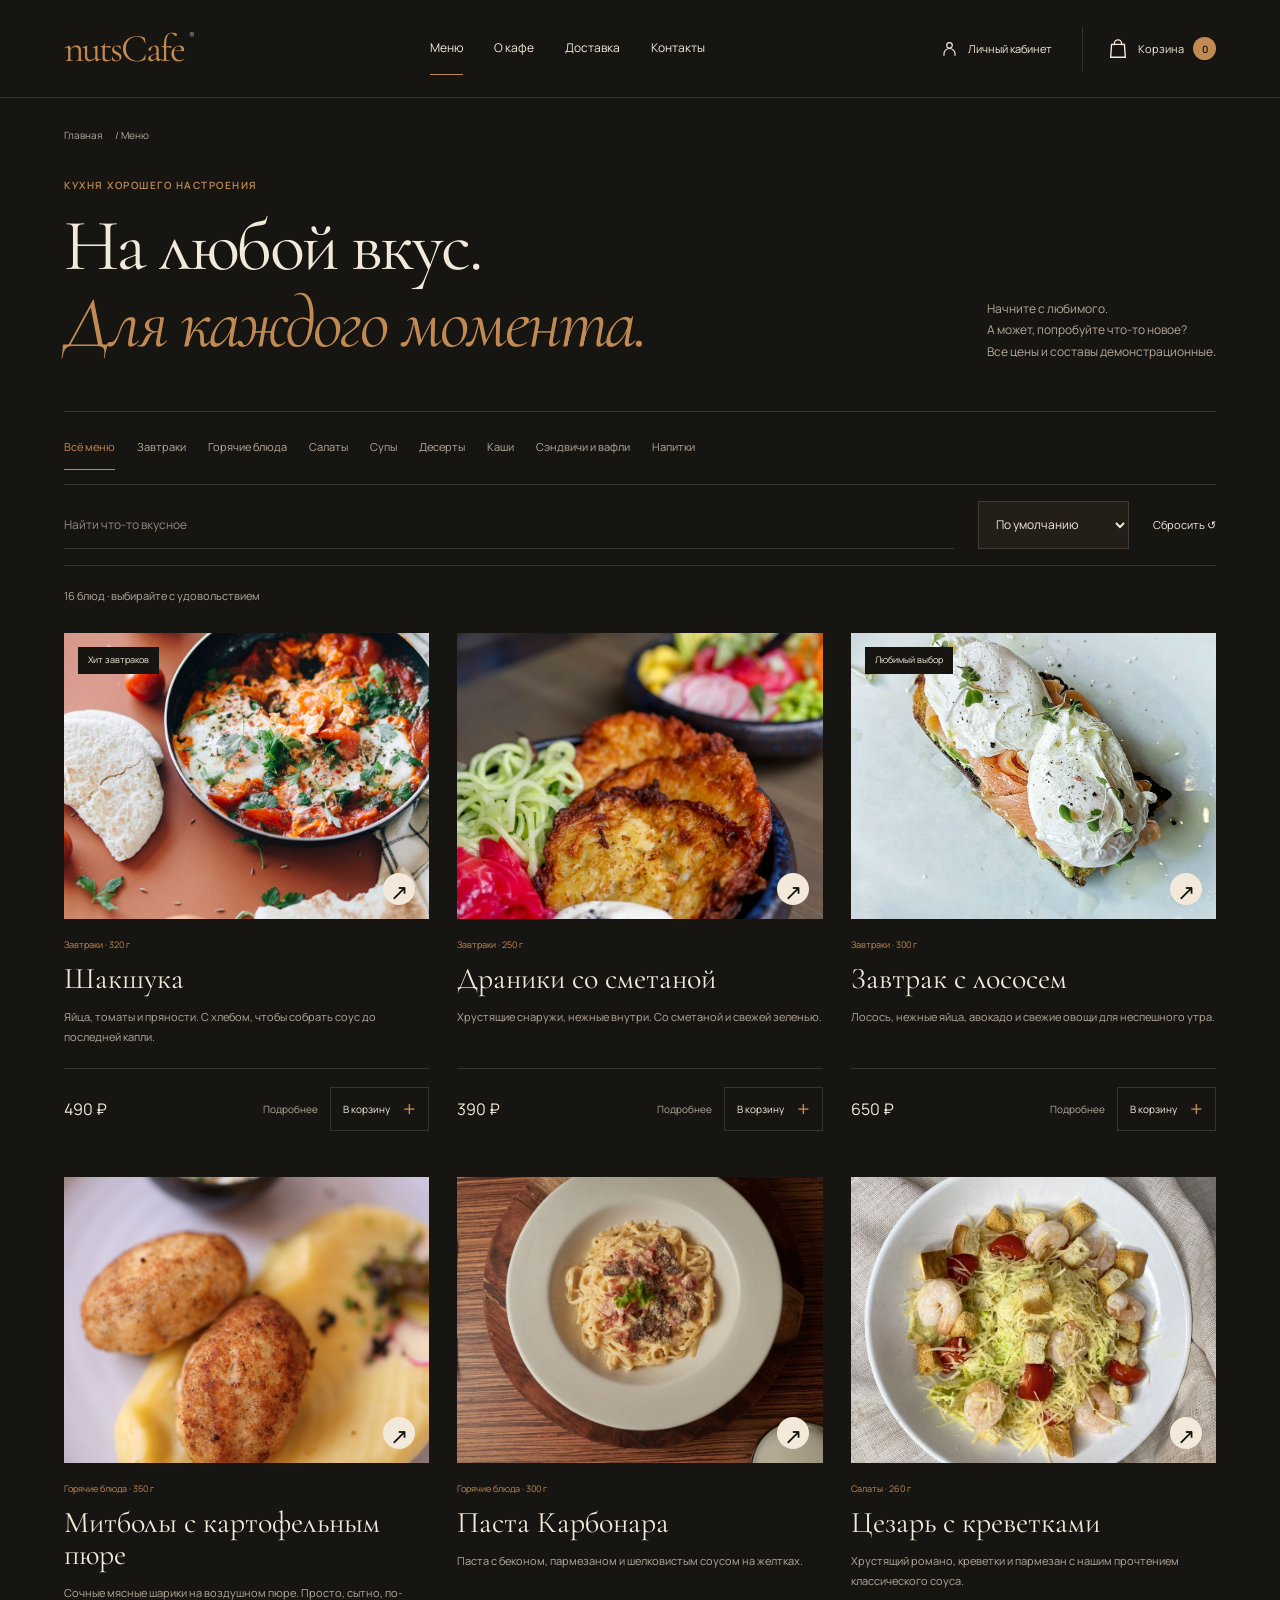
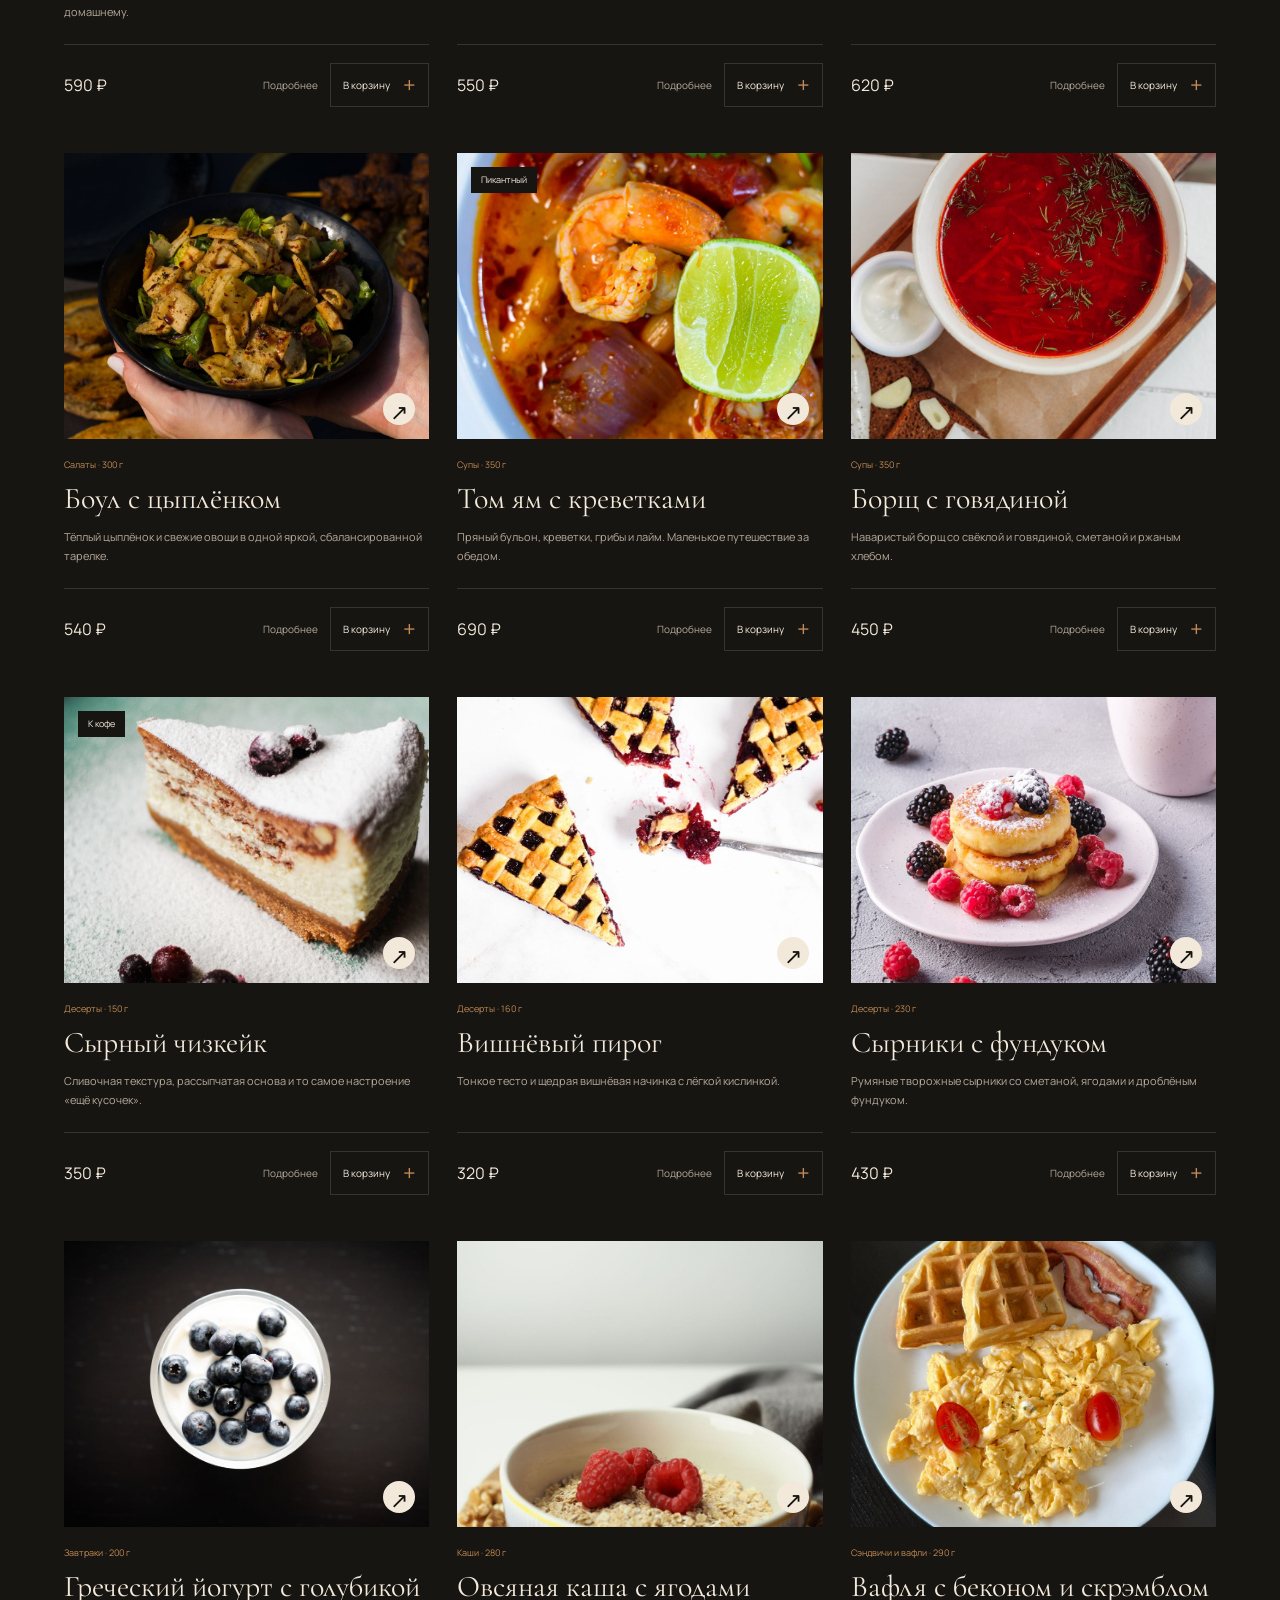
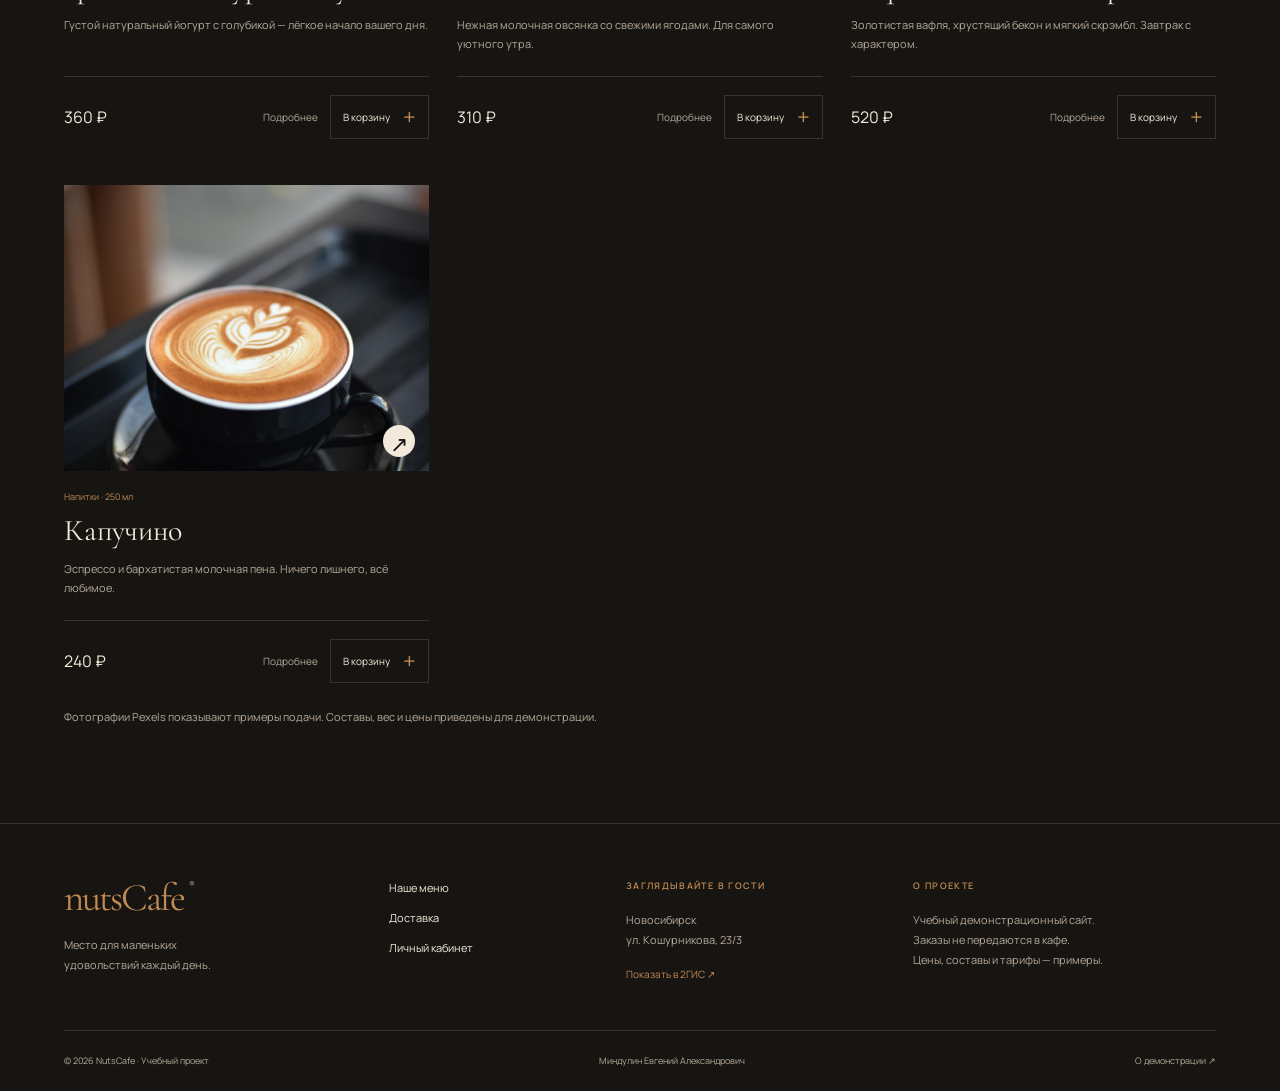
<file: menu.html>
<!DOCTYPE html>
<html lang="ru">
    <head>
        <meta charset="UTF-8">
        <meta name="viewport" content="width=device-width, initial-scale=1.0">
        <meta name="description" content="NutsCafe — учебный сайт кафе в Новосибирске. Меню, демонстрационная доставка и личный кабинет.">
        <meta name="theme-color" content="#171512">
        <title>Наше меню — NutsCafe</title>
        <link rel="icon" href="img/logo.png" type="image/png">
        <link rel="stylesheet" href="css/style.css">
        <script src="js/script.js" defer></script>
    </head>
    <body data-page="menu">
        <a href="#main" id="skip-link">К содержимому</a>
        <header>
            <a class="logo" href="index.html" aria-label="nutsCafe — главная">nutsCafe</a>
            <button type="button" aria-label="Открыть меню" aria-expanded="false" aria-controls="main-nav" id="menu-toggle"></button>
            <nav id="main-nav" aria-label="Основная навигация">
                <a href="menu.html" aria-current="page">Меню</a>
                <a href="index.html#about">О кафе</a>
                <a href="index.html#delivery">Доставка</a>
                <a href="index.html#contacts">Контакты</a>
            </nav>
            <a href="account.html" aria-label="Личный кабинет" id="account-link">
                <img src="img/user.svg" alt="" width="22" height="22" aria-hidden="true">
                Личный кабинет
            </a>
            <a href="cart.html" aria-label="Корзина" id="cart-link">
                <img src="img/bag.svg" alt="" width="22" height="22" aria-hidden="true">
                Корзина
                <p data-cart-count>0</p>
            </a>
        </header>
        <main id="main" class="container">
            <div class="breadcrumb">
                <a href="index.html">Главная</a>
                /
                Меню
            </div>
            <div class="heading">
                <div>
                    <p class="eyebrow">Кухня хорошего настроения</p>
                    <h1 id="menu-title">На любой вкус.<br>Для каждого момента.</h1>
                </div>
                <p>Начните с любимого.<br> А может, попробуйте что-то новое?<br>Все цены и составы демонстрационные.</p>
            </div>
            <div role="group" aria-label="Категории блюд" id="categories">
                <button type="button" data-category-filter="all" aria-pressed="true">Всё меню</button>
                <button type="button" data-category-filter="breakfast" aria-pressed="false">Завтраки</button>
                <button type="button" data-category-filter="hot" aria-pressed="false">Горячие блюда</button>
                <button type="button" data-category-filter="salads" aria-pressed="false">Салаты</button>
                <button type="button" data-category-filter="soups" aria-pressed="false">Супы</button>
                <button type="button" data-category-filter="desserts" aria-pressed="false">Десерты</button>
                <button type="button" data-category-filter="porridge" aria-pressed="false">Каши</button>
                <button type="button" data-category-filter="waffles" aria-pressed="false">Сэндвичи и вафли</button>
                <button type="button" data-category-filter="drinks" aria-pressed="false">Напитки</button>
            </div>
            <div id="search-controls">
                <input id="search" type="search" placeholder="Найти что-то вкусное" autocomplete="off" aria-label="Поиск по названию блюда" title="Найти что-то вкусное">
                <select id="sort" aria-label="СортироватьПо умолчаниюСначала дешевлеСначала дороже">
                    <option value="default">По умолчанию</option>
                    <option value="asc">Сначала дешевле</option>
                    <option value="desc">Сначала дороже</option>
                </select>
                <button id="reset-filters" type="button">Сбросить ↺</button>
            </div>
            <p id="results-count" role="status">16 блюд · выбирайте с удовольствием</p>
            <div id="catalog" class="grid">
                <div class="card" data-dish="shakshuka" data-category="breakfast" data-price="490">
                    <a href="product.html?id=shakshuka" aria-label="Подробнее: Шакшука">
                        <img src="img/dishes/shakshuka.jpg" alt="Шакшука — пример подачи" width="1000" height="750" loading="lazy">
                        <p>Хит завтраков</p>
                    </a>
                    <p>Завтраки · 320 г</p>
                    <h3><a href="product.html?id=shakshuka">Шакшука</a></h3>
                    <p>Яйца, томаты и пряности. С хлебом, чтобы собрать соус до последней капли.</p>
                    <div class="actions">
                        <p>490 ₽</p>
                        <a href="product.html?id=shakshuka">Подробнее</a>
                        <button type="button" data-add="shakshuka" aria-label="В корзину: Шакшука">В корзину</button>
                    </div>
                </div>
                <div class="card" data-dish="draniki" data-category="breakfast" data-price="390">
                    <a href="product.html?id=draniki" aria-label="Подробнее: Драники со сметаной">
                        <img src="img/dishes/draniki.jpg" alt="Драники со сметаной — пример подачи" width="1000" height="750" loading="lazy">
                    </a>
                    <p>Завтраки · 250 г</p>
                    <h3><a href="product.html?id=draniki">Драники со сметаной</a></h3>
                    <p>Хрустящие снаружи, нежные внутри. Со сметаной и свежей зеленью.</p>
                    <div class="actions">
                        <p>390 ₽</p>
                        <a href="product.html?id=draniki">Подробнее</a>
                        <button type="button" data-add="draniki" aria-label="В корзину: Драники со сметаной">В корзину</button>
                    </div>
                </div>
                <div class="card" data-dish="salmon-breakfast" data-category="breakfast" data-price="650">
                    <a href="product.html?id=salmon-breakfast" aria-label="Подробнее: Завтрак с лососем">
                        <img src="img/dishes/salmon-breakfast.jpg" alt="Завтрак с лососем — пример подачи" width="1000" height="750" loading="lazy">
                        <p>Любимый выбор</p>
                    </a>
                    <p>Завтраки · 300 г</p>
                    <h3><a href="product.html?id=salmon-breakfast">Завтрак с лососем</a></h3>
                    <p>Лосось, нежные яйца, авокадо и свежие овощи для неспешного утра.</p>
                    <div class="actions">
                        <p>650 ₽</p>
                        <a href="product.html?id=salmon-breakfast">Подробнее</a>
                        <button type="button" data-add="salmon-breakfast" aria-label="В корзину: Завтрак с лососем">В корзину</button>
                    </div>
                </div>
                <div class="card" data-dish="meatballs" data-category="hot" data-price="590">
                    <a href="product.html?id=meatballs" aria-label="Подробнее: Митболы с картофельным пюре">
                        <img src="img/dishes/meatballs.jpg" alt="Митболы с картофельным пюре — пример подачи" width="1000" height="750" loading="lazy">
                    </a>
                    <p>Горячие блюда · 350 г</p>
                    <h3><a href="product.html?id=meatballs">Митболы с картофельным пюре</a></h3>
                    <p>Сочные мясные шарики на воздушном пюре. Просто, сытно, по-домашнему.</p>
                    <div class="actions">
                        <p>590 ₽</p>
                        <a href="product.html?id=meatballs">Подробнее</a>
                        <button type="button" data-add="meatballs" aria-label="В корзину: Митболы с картофельным пюре">В корзину</button>
                    </div>
                </div>
                <div class="card" data-dish="carbonara" data-category="hot" data-price="550">
                    <a href="product.html?id=carbonara" aria-label="Подробнее: Паста Карбонара">
                        <img src="img/dishes/carbonara.jpg" alt="Паста Карбонара — пример подачи" width="1000" height="750" loading="lazy">
                    </a>
                    <p>Горячие блюда · 300 г</p>
                    <h3><a href="product.html?id=carbonara">Паста Карбонара</a></h3>
                    <p>Паста с беконом, пармезаном и шелковистым соусом на желтках.</p>
                    <div class="actions">
                        <p>550 ₽</p>
                        <a href="product.html?id=carbonara">Подробнее</a>
                        <button type="button" data-add="carbonara" aria-label="В корзину: Паста Карбонара">В корзину</button>
                    </div>
                </div>
                <div class="card" data-dish="caesar" data-category="salads" data-price="620">
                    <a href="product.html?id=caesar" aria-label="Подробнее: Цезарь с креветками">
                        <img src="img/dishes/caesar.jpg" alt="Цезарь с креветками — пример подачи" width="1000" height="750" loading="lazy">
                    </a>
                    <p>Салаты · 260 г</p>
                    <h3><a href="product.html?id=caesar">Цезарь с креветками</a></h3>
                    <p>Хрустящий романо, креветки и пармезан с нашим прочтением классического соуса.</p>
                    <div class="actions">
                        <p>620 ₽</p>
                        <a href="product.html?id=caesar">Подробнее</a>
                        <button type="button" data-add="caesar" aria-label="В корзину: Цезарь с креветками">В корзину</button>
                    </div>
                </div>
                <div class="card" data-dish="chicken-bowl" data-category="salads" data-price="540">
                    <a href="product.html?id=chicken-bowl" aria-label="Подробнее: Боул с цыплёнком">
                        <img src="img/dishes/chicken-bowl.jpg" alt="Боул с цыплёнком — пример подачи" width="1000" height="750" loading="lazy">
                    </a>
                    <p>Салаты · 300 г</p>
                    <h3><a href="product.html?id=chicken-bowl">Боул с цыплёнком</a></h3>
                    <p>Тёплый цыплёнок и свежие овощи в одной яркой, сбалансированной тарелке.</p>
                    <div class="actions">
                        <p>540 ₽</p>
                        <a href="product.html?id=chicken-bowl">Подробнее</a>
                        <button type="button" data-add="chicken-bowl" aria-label="В корзину: Боул с цыплёнком">В корзину</button>
                    </div>
                </div>
                <div class="card" data-dish="tom-yum" data-category="soups" data-price="690">
                    <a href="product.html?id=tom-yum" aria-label="Подробнее: Том ям с креветками">
                        <img src="img/dishes/tom-yum.jpg" alt="Том ям с креветками — пример подачи" width="1000" height="750" loading="lazy">
                        <p>Пикантный</p>
                    </a>
                    <p>Супы · 350 г</p>
                    <h3><a href="product.html?id=tom-yum">Том ям с креветками</a></h3>
                    <p>Пряный бульон, креветки, грибы и лайм. Маленькое путешествие за обедом.</p>
                    <div class="actions">
                        <p>690 ₽</p>
                        <a href="product.html?id=tom-yum">Подробнее</a>
                        <button type="button" data-add="tom-yum" aria-label="В корзину: Том ям с креветками">В корзину</button>
                    </div>
                </div>
                <div class="card" data-dish="borscht" data-category="soups" data-price="450">
                    <a href="product.html?id=borscht" aria-label="Подробнее: Борщ с говядиной">
                        <img src="img/dishes/borscht.jpg" alt="Борщ с говядиной — пример подачи" width="1000" height="750" loading="lazy">
                    </a>
                    <p>Супы · 350 г</p>
                    <h3><a href="product.html?id=borscht">Борщ с говядиной</a></h3>
                    <p>Наваристый борщ со свёклой и говядиной, сметаной и ржаным хлебом.</p>
                    <div class="actions">
                        <p>450 ₽</p>
                        <a href="product.html?id=borscht">Подробнее</a>
                        <button type="button" data-add="borscht" aria-label="В корзину: Борщ с говядиной">В корзину</button>
                    </div>
                </div>
                <div class="card" data-dish="cheesecake" data-category="desserts" data-price="350">
                    <a href="product.html?id=cheesecake" aria-label="Подробнее: Сырный чизкейк">
                        <img src="img/desserts/cheesecake.jpg" alt="Сырный чизкейк — пример подачи" width="1000" height="750" loading="lazy">
                        <p>К кофе</p>
                    </a>
                    <p>Десерты · 150 г</p>
                    <h3><a href="product.html?id=cheesecake">Сырный чизкейк</a></h3>
                    <p>Сливочная текстура, рассыпчатая основа и то самое настроение «ещё кусочек».</p>
                    <div class="actions">
                        <p>350 ₽</p>
                        <a href="product.html?id=cheesecake">Подробнее</a>
                        <button type="button" data-add="cheesecake" aria-label="В корзину: Сырный чизкейк">В корзину</button>
                    </div>
                </div>
                <div class="card" data-dish="cherry-pie" data-category="desserts" data-price="320">
                    <a href="product.html?id=cherry-pie" aria-label="Подробнее: Вишнёвый пирог">
                        <img src="img/desserts/cherry-pie.jpg" alt="Вишнёвый пирог — пример подачи" width="1000" height="750" loading="lazy">
                    </a>
                    <p>Десерты · 160 г</p>
                    <h3><a href="product.html?id=cherry-pie">Вишнёвый пирог</a></h3>
                    <p>Тонкое тесто и щедрая вишнёвая начинка с лёгкой кислинкой.</p>
                    <div class="actions">
                        <p>320 ₽</p>
                        <a href="product.html?id=cherry-pie">Подробнее</a>
                        <button type="button" data-add="cherry-pie" aria-label="В корзину: Вишнёвый пирог">В корзину</button>
                    </div>
                </div>
                <div class="card" data-dish="syrniki" data-category="desserts" data-price="430">
                    <a href="product.html?id=syrniki" aria-label="Подробнее: Сырники с фундуком">
                        <img src="img/desserts/syrniki.jpg" alt="Сырники с фундуком — пример подачи" width="1000" height="750" loading="lazy">
                    </a>
                    <p>Десерты · 230 г</p>
                    <h3><a href="product.html?id=syrniki">Сырники с фундуком</a></h3>
                    <p>Румяные творожные сырники со сметаной, ягодами и дроблёным фундуком.</p>
                    <div class="actions">
                        <p>430 ₽</p>
                        <a href="product.html?id=syrniki">Подробнее</a>
                        <button type="button" data-add="syrniki" aria-label="В корзину: Сырники с фундуком">В корзину</button>
                    </div>
                </div>
                <div class="card" data-dish="yogurt" data-category="breakfast" data-price="360">
                    <a href="product.html?id=yogurt" aria-label="Подробнее: Греческий йогурт с голубикой">
                        <img src="img/desserts/yogurt.jpg" alt="Греческий йогурт с голубикой — пример подачи" width="1000" height="750" loading="lazy">
                    </a>
                    <p>Завтраки · 200 г</p>
                    <h3><a href="product.html?id=yogurt">Греческий йогурт с голубикой</a></h3>
                    <p>Густой натуральный йогурт с голубикой — лёгкое начало вашего дня.</p>
                    <div class="actions">
                        <p>360 ₽</p>
                        <a href="product.html?id=yogurt">Подробнее</a>
                        <button type="button" data-add="yogurt" aria-label="В корзину: Греческий йогурт с голубикой">В корзину</button>
                    </div>
                </div>
                <div class="card" data-dish="oatmeal" data-category="porridge" data-price="310">
                    <a href="product.html?id=oatmeal" aria-label="Подробнее: Овсяная каша с ягодами">
                        <img src="img/dishes/oatmeal.jpg" alt="Овсяная каша с ягодами — пример подачи" width="1000" height="750" loading="lazy">
                    </a>
                    <p>Каши · 280 г</p>
                    <h3><a href="product.html?id=oatmeal">Овсяная каша с ягодами</a></h3>
                    <p>Нежная молочная овсянка со свежими ягодами. Для самого уютного утра.</p>
                    <div class="actions">
                        <p>310 ₽</p>
                        <a href="product.html?id=oatmeal">Подробнее</a>
                        <button type="button" data-add="oatmeal" aria-label="В корзину: Овсяная каша с ягодами">В корзину</button>
                    </div>
                </div>
                <div class="card" data-dish="waffle" data-category="waffles" data-price="520">
                    <a href="product.html?id=waffle" aria-label="Подробнее: Вафля с беконом и скрэмблом">
                        <img src="img/dishes/waffle.jpg" alt="Вафля с беконом и скрэмблом — пример подачи" width="1000" height="750" loading="lazy">
                    </a>
                    <p>Сэндвичи и вафли · 290 г</p>
                    <h3><a href="product.html?id=waffle">Вафля с беконом и скрэмблом</a></h3>
                    <p>Золотистая вафля, хрустящий бекон и мягкий скрэмбл. Завтрак с характером.</p>
                    <div class="actions">
                        <p>520 ₽</p>
                        <a href="product.html?id=waffle">Подробнее</a>
                        <button type="button" data-add="waffle" aria-label="В корзину: Вафля с беконом и скрэмблом">В корзину</button>
                    </div>
                </div>
                <div class="card" data-dish="cappuccino" data-category="drinks" data-price="240">
                    <a href="product.html?id=cappuccino" aria-label="Подробнее: Капучино">
                        <img src="img/drinks/cappuccino.jpg" alt="Капучино — пример подачи" width="1000" height="750" loading="lazy">
                    </a>
                    <p>Напитки · 250 мл</p>
                    <h3><a href="product.html?id=cappuccino">Капучино</a></h3>
                    <p>Эспрессо и бархатистая молочная пена. Ничего лишнего, всё любимое.</p>
                    <div class="actions">
                        <p>240 ₽</p>
                        <a href="product.html?id=cappuccino">Подробнее</a>
                        <button type="button" data-add="cappuccino" aria-label="В корзину: Капучино">В корзину</button>
                    </div>
                </div>
            </div>
            <div id="no-results" class="empty" hidden>
                ⌕
                <h2>Пока ничего не нашлось</h2>
                <p>Попробуйте другое название или сбросьте фильтры.</p>
                <button class="button" type="button" data-reset>Показать всё меню ↗</button>
            </div>
            <p>Фотографии Pexels показывают примеры подачи. Составы, вес и цены приведены для демонстрации.</p>
        </main>
        <footer>
            <div class="container" id="footer-content">
                <div>
                    <a class="logo" href="index.html">nutsCafe</a>
                    <p>Место для маленьких<br>удовольствий каждый день.</p>
                </div>
                <nav aria-label="Навигация в подвале">
                    <a href="menu.html">Наше меню</a>
                    <a href="index.html#delivery">Доставка</a>
                    <a href="account.html">Личный кабинет</a>
                </nav>
                <div>
                    <p class="eyebrow">Заглядывайте в гости</p>
                    <p>Новосибирск<br>ул. Кошурникова, 23/3</p>
                    <a href="https://2gis.ru/novosibirsk/firm/70000001066368854" target="_blank" rel="noopener noreferrer">Показать в 2ГИС ↗</a>
                </div>
                <div>
                    <p class="eyebrow">О проекте</p>
                    <p>Учебный демонстрационный сайт.<br>Заказы не передаются в кафе.<br>Цены, составы и тарифы — примеры.</p>
                </div>
            </div>
            <div class="container" id="footer-bottom">
                <p>© 2026 NutsCafe · Учебный проект</p>
                <p>Миндулин Евгений Александрович</p>
                <a href="README.md">О демонстрации ↗</a>
            </div>
        </footer>
        <div id="toast" role="status" aria-live="polite" aria-atomic="true"></div>
    </body>
</html>
</file>
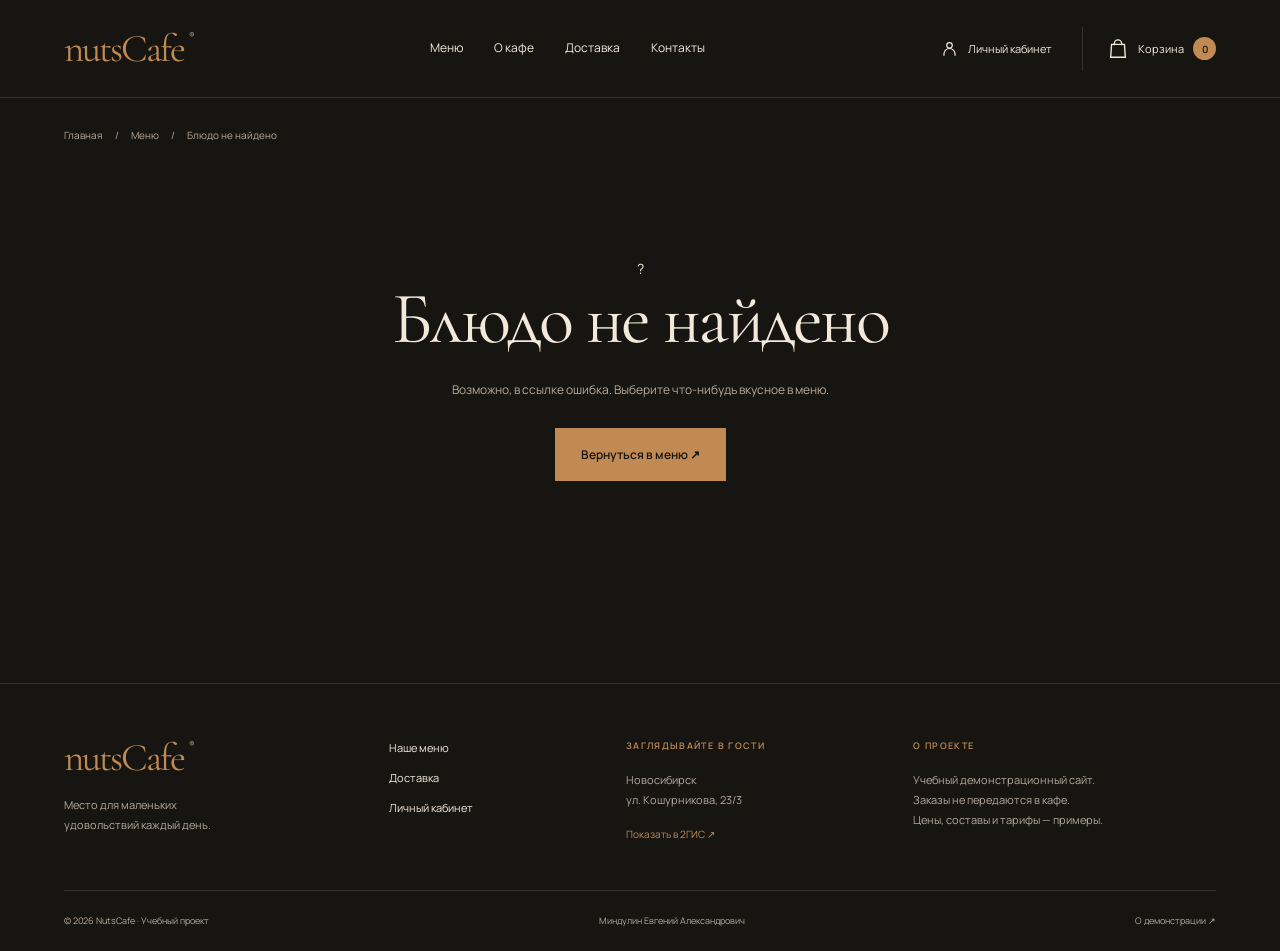
<file: product.html>
<!DOCTYPE html>
<html lang="ru">
    <head>
        <meta charset="UTF-8">
        <meta name="viewport" content="width=device-width, initial-scale=1.0">
        <meta name="description" content="NutsCafe — учебный сайт кафе в Новосибирске. Меню, демонстрационная доставка и личный кабинет.">
        <meta name="theme-color" content="#171512">
        <title>Блюдо — NutsCafe</title>
        <link rel="icon" href="img/logo.png" type="image/png">
        <link rel="stylesheet" href="css/style.css">
        <script src="js/script.js" defer></script>
    </head>
    <body data-page="product">
        <a href="#main" id="skip-link">К содержимому</a>
        <header>
            <a class="logo" href="index.html" aria-label="nutsCafe — главная">nutsCafe</a>
            <button type="button" aria-label="Открыть меню" aria-expanded="false" aria-controls="main-nav" id="menu-toggle"></button>
            <nav id="main-nav" aria-label="Основная навигация">
                <a href="menu.html">Меню</a>
                <a href="index.html#about">О кафе</a>
                <a href="index.html#delivery">Доставка</a>
                <a href="index.html#contacts">Контакты</a>
            </nav>
            <a href="account.html" aria-label="Личный кабинет" id="account-link">
                <img src="img/user.svg" alt="" width="22" height="22" aria-hidden="true">
                Личный кабинет
            </a>
            <a href="cart.html" aria-label="Корзина" id="cart-link">
                <img src="img/bag.svg" alt="" width="22" height="22" aria-hidden="true">
                Корзина
                <p data-cart-count>0</p>
            </a>
        </header>
        <main id="main" class="container">
            <div class="breadcrumb">
                <a href="index.html">Главная</a>
                /
                <a href="menu.html">Меню</a>
                /
                <p id="product-breadcrumb">Блюдо</p>
            </div>
            <div id="product-not-found" class="empty" hidden>
                ?
                <h1>Блюдо не найдено</h1>
                <p>Возможно, в ссылке ошибка. Выберите что-нибудь вкусное в меню.</p>
                <a class="button" href="menu.html">Вернуться в меню ↗</a>
            </div>
            <div data-dish="shakshuka" data-price="490" data-category="breakfast" hidden data-promo="Хит завтраков" data-product>
                <div>
                    <img src="img/dishes/shakshuka.jpg" alt="Шакшука — пример подачи" width="1000" height="1000" loading="lazy">
                    <p>Пример подачи · фотография Pexels</p>
                </div>
                <div>
                    <p class="eyebrow">Завтраки / 320 г</p>
                    <h1>Шакшука</h1>
                    <p data-description>Яйца, томаты и пряности. С хлебом, чтобы собрать соус до последней капли.</p>
                    <p>Готовим из знакомых ингредиентов, которые прекрасно дополняют друг друга. Блюдо для приятной паузы в середине дня.</p>
                    <table aria-label="Состав, аллергены и размер порции">
                        <tr>
                            <th scope="row">Состав</th>
                            <td>Томаты, яйца, сладкий перец, лук, чеснок, паприка, зелень, пшеничный хлеб.</td>
                        </tr>
                        <tr>
                            <th scope="row">Аллергены</th>
                            <td>Яйца, глютен.</td>
                        </tr>
                        <tr>
                            <th scope="row">Порция</th>
                            <td>320 г</td>
                        </tr>
                    </table>
                    <p data-unit-price>490 ₽</p>
                    <div class="quantity">
                        <button type="button" data-product-step="-1" aria-label="Уменьшить количество">−</button>
                        <input type="number" min="1" max="99" step="1" value="1" aria-label="Количество порций: Шакшука">
                        <button type="button" data-product-step="1" aria-label="Увеличить количество">+</button>
                    </div>
                    <button class="button" type="button" data-add="shakshuka">В корзину +</button>
                    <p>Демонстрационная цена, состав и вес. Условия реального кафе могут отличаться.</p>
                    <a href="menu.html">← Вернуться в меню</a>
                </div>
            </div>
            <div data-dish="draniki" data-price="390" data-category="breakfast" hidden data-product>
                <div>
                    <img src="img/dishes/draniki.jpg" alt="Драники со сметаной — пример подачи" width="1000" height="1000" loading="lazy">
                    <p>Пример подачи · фотография Pexels</p>
                </div>
                <div>
                    <p class="eyebrow">Завтраки / 250 г</p>
                    <h1>Драники со сметаной</h1>
                    <p data-description>Хрустящие снаружи, нежные внутри. Со сметаной и свежей зеленью.</p>
                    <p>Готовим из знакомых ингредиентов, которые прекрасно дополняют друг друга. Блюдо для приятной паузы в середине дня.</p>
                    <table aria-label="Состав, аллергены и размер порции">
                        <tr>
                            <th scope="row">Состав</th>
                            <td>Картофель, яйцо, пшеничная мука, лук, сметана, укроп.</td>
                        </tr>
                        <tr>
                            <th scope="row">Аллергены</th>
                            <td>Яйца, молоко, глютен.</td>
                        </tr>
                        <tr>
                            <th scope="row">Порция</th>
                            <td>250 г</td>
                        </tr>
                    </table>
                    <p data-unit-price>390 ₽</p>
                    <div class="quantity">
                        <button type="button" data-product-step="-1" aria-label="Уменьшить количество">−</button>
                        <input type="number" min="1" max="99" step="1" value="1" aria-label="Количество порций: Драники со сметаной">
                        <button type="button" data-product-step="1" aria-label="Увеличить количество">+</button>
                    </div>
                    <button class="button" type="button" data-add="draniki">В корзину +</button>
                    <p>Демонстрационная цена, состав и вес. Условия реального кафе могут отличаться.</p>
                    <a href="menu.html">← Вернуться в меню</a>
                </div>
            </div>
            <div data-dish="salmon-breakfast" data-price="650" data-category="breakfast" hidden data-promo="Любимый выбор" data-product>
                <div>
                    <img src="img/dishes/salmon-breakfast.jpg" alt="Завтрак с лососем — пример подачи" width="1000" height="1000" loading="lazy">
                    <p>Пример подачи · фотография Pexels</p>
                </div>
                <div>
                    <p class="eyebrow">Завтраки / 300 г</p>
                    <h1>Завтрак с лососем</h1>
                    <p data-description>Лосось, нежные яйца, авокадо и свежие овощи для неспешного утра.</p>
                    <p>Готовим из знакомых ингредиентов, которые прекрасно дополняют друг друга. Блюдо для приятной паузы в середине дня.</p>
                    <table aria-label="Состав, аллергены и размер порции">
                        <tr>
                            <th scope="row">Состав</th>
                            <td>Лосось слабосолёный, яйца, авокадо, томаты черри, салат, хлеб.</td>
                        </tr>
                        <tr>
                            <th scope="row">Аллергены</th>
                            <td>Рыба, яйца, глютен.</td>
                        </tr>
                        <tr>
                            <th scope="row">Порция</th>
                            <td>300 г</td>
                        </tr>
                    </table>
                    <p data-unit-price>650 ₽</p>
                    <div class="quantity">
                        <button type="button" data-product-step="-1" aria-label="Уменьшить количество">−</button>
                        <input type="number" min="1" max="99" step="1" value="1" aria-label="Количество порций: Завтрак с лососем">
                        <button type="button" data-product-step="1" aria-label="Увеличить количество">+</button>
                    </div>
                    <button class="button" type="button" data-add="salmon-breakfast">В корзину +</button>
                    <p>Демонстрационная цена, состав и вес. Условия реального кафе могут отличаться.</p>
                    <a href="menu.html">← Вернуться в меню</a>
                </div>
            </div>
            <div data-dish="meatballs" data-price="590" data-category="hot" hidden data-product>
                <div>
                    <img src="img/dishes/meatballs.jpg" alt="Митболы с картофельным пюре — пример подачи" width="1000" height="1000" loading="lazy">
                    <p>Пример подачи · фотография Pexels</p>
                </div>
                <div>
                    <p class="eyebrow">Горячие блюда / 350 г</p>
                    <h1>Митболы с картофельным пюре</h1>
                    <p data-description>Сочные мясные шарики на воздушном пюре. Просто, сытно, по-домашнему.</p>
                    <p>Готовим из знакомых ингредиентов, которые прекрасно дополняют друг друга. Блюдо для приятной паузы в середине дня.</p>
                    <table aria-label="Состав, аллергены и размер порции">
                        <tr>
                            <th scope="row">Состав</th>
                            <td>Говядина, свинина, картофель, молоко, сливочное масло, лук, зелень.</td>
                        </tr>
                        <tr>
                            <th scope="row">Аллергены</th>
                            <td>Молоко.</td>
                        </tr>
                        <tr>
                            <th scope="row">Порция</th>
                            <td>350 г</td>
                        </tr>
                    </table>
                    <p data-unit-price>590 ₽</p>
                    <div class="quantity">
                        <button type="button" data-product-step="-1" aria-label="Уменьшить количество">−</button>
                        <input type="number" min="1" max="99" step="1" value="1" aria-label="Количество порций: Митболы с картофельным пюре">
                        <button type="button" data-product-step="1" aria-label="Увеличить количество">+</button>
                    </div>
                    <button class="button" type="button" data-add="meatballs">В корзину +</button>
                    <p>Демонстрационная цена, состав и вес. Условия реального кафе могут отличаться.</p>
                    <a href="menu.html">← Вернуться в меню</a>
                </div>
            </div>
            <div data-dish="carbonara" data-price="550" data-category="hot" hidden data-product>
                <div>
                    <img src="img/dishes/carbonara.jpg" alt="Паста Карбонара — пример подачи" width="1000" height="1000" loading="lazy">
                    <p>Пример подачи · фотография Pexels</p>
                </div>
                <div>
                    <p class="eyebrow">Горячие блюда / 300 г</p>
                    <h1>Паста Карбонара</h1>
                    <p data-description>Паста с беконом, пармезаном и шелковистым соусом на желтках.</p>
                    <p>Готовим из знакомых ингредиентов, которые прекрасно дополняют друг друга. Блюдо для приятной паузы в середине дня.</p>
                    <table aria-label="Состав, аллергены и размер порции">
                        <tr>
                            <th scope="row">Состав</th>
                            <td>Паста из твёрдых сортов пшеницы, бекон, яичный желток, пармезан, чёрный перец.</td>
                        </tr>
                        <tr>
                            <th scope="row">Аллергены</th>
                            <td>Глютен, яйца, молоко.</td>
                        </tr>
                        <tr>
                            <th scope="row">Порция</th>
                            <td>300 г</td>
                        </tr>
                    </table>
                    <p data-unit-price>550 ₽</p>
                    <div class="quantity">
                        <button type="button" data-product-step="-1" aria-label="Уменьшить количество">−</button>
                        <input type="number" min="1" max="99" step="1" value="1" aria-label="Количество порций: Паста Карбонара">
                        <button type="button" data-product-step="1" aria-label="Увеличить количество">+</button>
                    </div>
                    <button class="button" type="button" data-add="carbonara">В корзину +</button>
                    <p>Демонстрационная цена, состав и вес. Условия реального кафе могут отличаться.</p>
                    <a href="menu.html">← Вернуться в меню</a>
                </div>
            </div>
            <div data-dish="caesar" data-price="620" data-category="salads" hidden data-product>
                <div>
                    <img src="img/dishes/caesar.jpg" alt="Цезарь с креветками — пример подачи" width="1000" height="1000" loading="lazy">
                    <p>Пример подачи · фотография Pexels</p>
                </div>
                <div>
                    <p class="eyebrow">Салаты / 260 г</p>
                    <h1>Цезарь с креветками</h1>
                    <p data-description>Хрустящий романо, креветки и пармезан с нашим прочтением классического соуса.</p>
                    <p>Готовим из знакомых ингредиентов, которые прекрасно дополняют друг друга. Блюдо для приятной паузы в середине дня.</p>
                    <table aria-label="Состав, аллергены и размер порции">
                        <tr>
                            <th scope="row">Состав</th>
                            <td>Креветки, салат романо, томаты черри, пармезан, сухарики, соус цезарь.</td>
                        </tr>
                        <tr>
                            <th scope="row">Аллергены</th>
                            <td>Ракообразные, молоко, яйца, рыба, глютен, горчица.</td>
                        </tr>
                        <tr>
                            <th scope="row">Порция</th>
                            <td>260 г</td>
                        </tr>
                    </table>
                    <p data-unit-price>620 ₽</p>
                    <div class="quantity">
                        <button type="button" data-product-step="-1" aria-label="Уменьшить количество">−</button>
                        <input type="number" min="1" max="99" step="1" value="1" aria-label="Количество порций: Цезарь с креветками">
                        <button type="button" data-product-step="1" aria-label="Увеличить количество">+</button>
                    </div>
                    <button class="button" type="button" data-add="caesar">В корзину +</button>
                    <p>Демонстрационная цена, состав и вес. Условия реального кафе могут отличаться.</p>
                    <a href="menu.html">← Вернуться в меню</a>
                </div>
            </div>
            <div data-dish="chicken-bowl" data-price="540" data-category="salads" hidden data-product>
                <div>
                    <img src="img/dishes/chicken-bowl.jpg" alt="Боул с цыплёнком — пример подачи" width="1000" height="1000" loading="lazy">
                    <p>Пример подачи · фотография Pexels</p>
                </div>
                <div>
                    <p class="eyebrow">Салаты / 300 г</p>
                    <h1>Боул с цыплёнком</h1>
                    <p data-description>Тёплый цыплёнок и свежие овощи в одной яркой, сбалансированной тарелке.</p>
                    <p>Готовим из знакомых ингредиентов, которые прекрасно дополняют друг друга. Блюдо для приятной паузы в середине дня.</p>
                    <table aria-label="Состав, аллергены и размер порции">
                        <tr>
                            <th scope="row">Состав</th>
                            <td>Филе цыплёнка, салат, огурец, томаты, авокадо, оливковое масло, лимон.</td>
                        </tr>
                        <tr>
                            <th scope="row">Аллергены</th>
                            <td>Возможны следы горчицы.</td>
                        </tr>
                        <tr>
                            <th scope="row">Порция</th>
                            <td>300 г</td>
                        </tr>
                    </table>
                    <p data-unit-price>540 ₽</p>
                    <div class="quantity">
                        <button type="button" data-product-step="-1" aria-label="Уменьшить количество">−</button>
                        <input type="number" min="1" max="99" step="1" value="1" aria-label="Количество порций: Боул с цыплёнком">
                        <button type="button" data-product-step="1" aria-label="Увеличить количество">+</button>
                    </div>
                    <button class="button" type="button" data-add="chicken-bowl">В корзину +</button>
                    <p>Демонстрационная цена, состав и вес. Условия реального кафе могут отличаться.</p>
                    <a href="menu.html">← Вернуться в меню</a>
                </div>
            </div>
            <div data-dish="tom-yum" data-price="690" data-category="soups" hidden data-promo="Пикантный" data-product>
                <div>
                    <img src="img/dishes/tom-yum.jpg" alt="Том ям с креветками — пример подачи" width="1000" height="1000" loading="lazy">
                    <p>Пример подачи · фотография Pexels</p>
                </div>
                <div>
                    <p class="eyebrow">Супы / 350 г</p>
                    <h1>Том ям с креветками</h1>
                    <p data-description>Пряный бульон, креветки, грибы и лайм. Маленькое путешествие за обедом.</p>
                    <p>Готовим из знакомых ингредиентов, которые прекрасно дополняют друг друга. Блюдо для приятной паузы в середине дня.</p>
                    <table aria-label="Состав, аллергены и размер порции">
                        <tr>
                            <th scope="row">Состав</th>
                            <td>Креветки, шампиньоны, томаты, кокосовое молоко, паста том ям, лайм, кинза, рыбный соус.</td>
                        </tr>
                        <tr>
                            <th scope="row">Аллергены</th>
                            <td>Ракообразные, рыба.</td>
                        </tr>
                        <tr>
                            <th scope="row">Порция</th>
                            <td>350 г</td>
                        </tr>
                    </table>
                    <p data-unit-price>690 ₽</p>
                    <div class="quantity">
                        <button type="button" data-product-step="-1" aria-label="Уменьшить количество">−</button>
                        <input type="number" min="1" max="99" step="1" value="1" aria-label="Количество порций: Том ям с креветками">
                        <button type="button" data-product-step="1" aria-label="Увеличить количество">+</button>
                    </div>
                    <button class="button" type="button" data-add="tom-yum">В корзину +</button>
                    <p>Демонстрационная цена, состав и вес. Условия реального кафе могут отличаться.</p>
                    <a href="menu.html">← Вернуться в меню</a>
                </div>
            </div>
            <div data-dish="borscht" data-price="450" data-category="soups" hidden data-product>
                <div>
                    <img src="img/dishes/borscht.jpg" alt="Борщ с говядиной — пример подачи" width="1000" height="1000" loading="lazy">
                    <p>Пример подачи · фотография Pexels</p>
                </div>
                <div>
                    <p class="eyebrow">Супы / 350 г</p>
                    <h1>Борщ с говядиной</h1>
                    <p data-description>Наваристый борщ со свёклой и говядиной, сметаной и ржаным хлебом.</p>
                    <p>Готовим из знакомых ингредиентов, которые прекрасно дополняют друг друга. Блюдо для приятной паузы в середине дня.</p>
                    <table aria-label="Состав, аллергены и размер порции">
                        <tr>
                            <th scope="row">Состав</th>
                            <td>Говядина, свёкла, капуста, картофель, морковь, лук, томат, сметана, ржаной хлеб.</td>
                        </tr>
                        <tr>
                            <th scope="row">Аллергены</th>
                            <td>Молоко, глютен.</td>
                        </tr>
                        <tr>
                            <th scope="row">Порция</th>
                            <td>350 г</td>
                        </tr>
                    </table>
                    <p data-unit-price>450 ₽</p>
                    <div class="quantity">
                        <button type="button" data-product-step="-1" aria-label="Уменьшить количество">−</button>
                        <input type="number" min="1" max="99" step="1" value="1" aria-label="Количество порций: Борщ с говядиной">
                        <button type="button" data-product-step="1" aria-label="Увеличить количество">+</button>
                    </div>
                    <button class="button" type="button" data-add="borscht">В корзину +</button>
                    <p>Демонстрационная цена, состав и вес. Условия реального кафе могут отличаться.</p>
                    <a href="menu.html">← Вернуться в меню</a>
                </div>
            </div>
            <div data-dish="cheesecake" data-price="350" data-category="desserts" hidden data-promo="К кофе" data-product>
                <div>
                    <img src="img/desserts/cheesecake.jpg" alt="Сырный чизкейк — пример подачи" width="1000" height="1000" loading="lazy">
                    <p>Пример подачи · фотография Pexels</p>
                </div>
                <div>
                    <p class="eyebrow">Десерты / 150 г</p>
                    <h1>Сырный чизкейк</h1>
                    <p data-description>Сливочная текстура, рассыпчатая основа и то самое настроение «ещё кусочек».</p>
                    <p>Готовим из знакомых ингредиентов, которые прекрасно дополняют друг друга. Блюдо для приятной паузы в середине дня.</p>
                    <table aria-label="Состав, аллергены и размер порции">
                        <tr>
                            <th scope="row">Состав</th>
                            <td>Сливочный сыр, сливки, сахар, яйца, пшеничное печенье, сливочное масло, ягоды.</td>
                        </tr>
                        <tr>
                            <th scope="row">Аллергены</th>
                            <td>Молоко, яйца, глютен.</td>
                        </tr>
                        <tr>
                            <th scope="row">Порция</th>
                            <td>150 г</td>
                        </tr>
                    </table>
                    <p data-unit-price>350 ₽</p>
                    <div class="quantity">
                        <button type="button" data-product-step="-1" aria-label="Уменьшить количество">−</button>
                        <input type="number" min="1" max="99" step="1" value="1" aria-label="Количество порций: Сырный чизкейк">
                        <button type="button" data-product-step="1" aria-label="Увеличить количество">+</button>
                    </div>
                    <button class="button" type="button" data-add="cheesecake">В корзину +</button>
                    <p>Демонстрационная цена, состав и вес. Условия реального кафе могут отличаться.</p>
                    <a href="menu.html">← Вернуться в меню</a>
                </div>
            </div>
            <div data-dish="cherry-pie" data-price="320" data-category="desserts" hidden data-product>
                <div>
                    <img src="img/desserts/cherry-pie.jpg" alt="Вишнёвый пирог — пример подачи" width="1000" height="1000" loading="lazy">
                    <p>Пример подачи · фотография Pexels</p>
                </div>
                <div>
                    <p class="eyebrow">Десерты / 160 г</p>
                    <h1>Вишнёвый пирог</h1>
                    <p data-description>Тонкое тесто и щедрая вишнёвая начинка с лёгкой кислинкой.</p>
                    <p>Готовим из знакомых ингредиентов, которые прекрасно дополняют друг друга. Блюдо для приятной паузы в середине дня.</p>
                    <table aria-label="Состав, аллергены и размер порции">
                        <tr>
                            <th scope="row">Состав</th>
                            <td>Пшеничная мука, сливочное масло, яйца, вишня, сахар, крахмал.</td>
                        </tr>
                        <tr>
                            <th scope="row">Аллергены</th>
                            <td>Глютен, молоко, яйца.</td>
                        </tr>
                        <tr>
                            <th scope="row">Порция</th>
                            <td>160 г</td>
                        </tr>
                    </table>
                    <p data-unit-price>320 ₽</p>
                    <div class="quantity">
                        <button type="button" data-product-step="-1" aria-label="Уменьшить количество">−</button>
                        <input type="number" min="1" max="99" step="1" value="1" aria-label="Количество порций: Вишнёвый пирог">
                        <button type="button" data-product-step="1" aria-label="Увеличить количество">+</button>
                    </div>
                    <button class="button" type="button" data-add="cherry-pie">В корзину +</button>
                    <p>Демонстрационная цена, состав и вес. Условия реального кафе могут отличаться.</p>
                    <a href="menu.html">← Вернуться в меню</a>
                </div>
            </div>
            <div data-dish="syrniki" data-price="430" data-category="desserts" hidden data-product>
                <div>
                    <img src="img/desserts/syrniki.jpg" alt="Сырники с фундуком — пример подачи" width="1000" height="1000" loading="lazy">
                    <p>Пример подачи · фотография Pexels</p>
                </div>
                <div>
                    <p class="eyebrow">Десерты / 230 г</p>
                    <h1>Сырники с фундуком</h1>
                    <p data-description>Румяные творожные сырники со сметаной, ягодами и дроблёным фундуком.</p>
                    <p>Готовим из знакомых ингредиентов, которые прекрасно дополняют друг друга. Блюдо для приятной паузы в середине дня.</p>
                    <table aria-label="Состав, аллергены и размер порции">
                        <tr>
                            <th scope="row">Состав</th>
                            <td>Творог, яйца, пшеничная мука, сахар, сметана, ягоды, фундук.</td>
                        </tr>
                        <tr>
                            <th scope="row">Аллергены</th>
                            <td>Молоко, яйца, глютен, орехи.</td>
                        </tr>
                        <tr>
                            <th scope="row">Порция</th>
                            <td>230 г</td>
                        </tr>
                    </table>
                    <p data-unit-price>430 ₽</p>
                    <div class="quantity">
                        <button type="button" data-product-step="-1" aria-label="Уменьшить количество">−</button>
                        <input type="number" min="1" max="99" step="1" value="1" aria-label="Количество порций: Сырники с фундуком">
                        <button type="button" data-product-step="1" aria-label="Увеличить количество">+</button>
                    </div>
                    <button class="button" type="button" data-add="syrniki">В корзину +</button>
                    <p>Демонстрационная цена, состав и вес. Условия реального кафе могут отличаться.</p>
                    <a href="menu.html">← Вернуться в меню</a>
                </div>
            </div>
            <div data-dish="yogurt" data-price="360" data-category="breakfast" hidden data-product>
                <div>
                    <img src="img/desserts/yogurt.jpg" alt="Греческий йогурт с голубикой — пример подачи" width="1000" height="1000" loading="lazy">
                    <p>Пример подачи · фотография Pexels</p>
                </div>
                <div>
                    <p class="eyebrow">Завтраки / 200 г</p>
                    <h1>Греческий йогурт с голубикой</h1>
                    <p data-description>Густой натуральный йогурт с голубикой — лёгкое начало вашего дня.</p>
                    <p>Готовим из знакомых ингредиентов, которые прекрасно дополняют друг друга. Блюдо для приятной паузы в середине дня.</p>
                    <table aria-label="Состав, аллергены и размер порции">
                        <tr>
                            <th scope="row">Состав</th>
                            <td>Греческий йогурт, голубика, мёд.</td>
                        </tr>
                        <tr>
                            <th scope="row">Аллергены</th>
                            <td>Молоко.</td>
                        </tr>
                        <tr>
                            <th scope="row">Порция</th>
                            <td>200 г</td>
                        </tr>
                    </table>
                    <p data-unit-price>360 ₽</p>
                    <div class="quantity">
                        <button type="button" data-product-step="-1" aria-label="Уменьшить количество">−</button>
                        <input type="number" min="1" max="99" step="1" value="1" aria-label="Количество порций: Греческий йогурт с голубикой">
                        <button type="button" data-product-step="1" aria-label="Увеличить количество">+</button>
                    </div>
                    <button class="button" type="button" data-add="yogurt">В корзину +</button>
                    <p>Демонстрационная цена, состав и вес. Условия реального кафе могут отличаться.</p>
                    <a href="menu.html">← Вернуться в меню</a>
                </div>
            </div>
            <div data-dish="oatmeal" data-price="310" data-category="porridge" hidden data-product>
                <div>
                    <img src="img/dishes/oatmeal.jpg" alt="Овсяная каша с ягодами — пример подачи" width="1000" height="1000" loading="lazy">
                    <p>Пример подачи · фотография Pexels</p>
                </div>
                <div>
                    <p class="eyebrow">Каши / 280 г</p>
                    <h1>Овсяная каша с ягодами</h1>
                    <p data-description>Нежная молочная овсянка со свежими ягодами. Для самого уютного утра.</p>
                    <p>Готовим из знакомых ингредиентов, которые прекрасно дополняют друг друга. Блюдо для приятной паузы в середине дня.</p>
                    <table aria-label="Состав, аллергены и размер порции">
                        <tr>
                            <th scope="row">Состав</th>
                            <td>Овсяные хлопья, молоко, сливочное масло, малина, сахар.</td>
                        </tr>
                        <tr>
                            <th scope="row">Аллергены</th>
                            <td>Глютен, молоко.</td>
                        </tr>
                        <tr>
                            <th scope="row">Порция</th>
                            <td>280 г</td>
                        </tr>
                    </table>
                    <p data-unit-price>310 ₽</p>
                    <div class="quantity">
                        <button type="button" data-product-step="-1" aria-label="Уменьшить количество">−</button>
                        <input type="number" min="1" max="99" step="1" value="1" aria-label="Количество порций: Овсяная каша с ягодами">
                        <button type="button" data-product-step="1" aria-label="Увеличить количество">+</button>
                    </div>
                    <button class="button" type="button" data-add="oatmeal">В корзину +</button>
                    <p>Демонстрационная цена, состав и вес. Условия реального кафе могут отличаться.</p>
                    <a href="menu.html">← Вернуться в меню</a>
                </div>
            </div>
            <div data-dish="waffle" data-price="520" data-category="waffles" hidden data-product>
                <div>
                    <img src="img/dishes/waffle.jpg" alt="Вафля с беконом и скрэмблом — пример подачи" width="1000" height="1000" loading="lazy">
                    <p>Пример подачи · фотография Pexels</p>
                </div>
                <div>
                    <p class="eyebrow">Сэндвичи и вафли / 290 г</p>
                    <h1>Вафля с беконом и скрэмблом</h1>
                    <p data-description>Золотистая вафля, хрустящий бекон и мягкий скрэмбл. Завтрак с характером.</p>
                    <p>Готовим из знакомых ингредиентов, которые прекрасно дополняют друг друга. Блюдо для приятной паузы в середине дня.</p>
                    <table aria-label="Состав, аллергены и размер порции">
                        <tr>
                            <th scope="row">Состав</th>
                            <td>Пшеничная мука, яйца, молоко, сливочное масло, бекон, томаты.</td>
                        </tr>
                        <tr>
                            <th scope="row">Аллергены</th>
                            <td>Глютен, яйца, молоко.</td>
                        </tr>
                        <tr>
                            <th scope="row">Порция</th>
                            <td>290 г</td>
                        </tr>
                    </table>
                    <p data-unit-price>520 ₽</p>
                    <div class="quantity">
                        <button type="button" data-product-step="-1" aria-label="Уменьшить количество">−</button>
                        <input type="number" min="1" max="99" step="1" value="1" aria-label="Количество порций: Вафля с беконом и скрэмблом">
                        <button type="button" data-product-step="1" aria-label="Увеличить количество">+</button>
                    </div>
                    <button class="button" type="button" data-add="waffle">В корзину +</button>
                    <p>Демонстрационная цена, состав и вес. Условия реального кафе могут отличаться.</p>
                    <a href="menu.html">← Вернуться в меню</a>
                </div>
            </div>
            <div data-dish="cappuccino" data-price="240" data-category="drinks" hidden data-product>
                <div>
                    <img src="img/drinks/cappuccino.jpg" alt="Капучино — пример подачи" width="1000" height="1000" loading="lazy">
                    <p>Пример подачи · фотография Pexels</p>
                </div>
                <div>
                    <p class="eyebrow">Напитки / 250 мл</p>
                    <h1>Капучино</h1>
                    <p data-description>Эспрессо и бархатистая молочная пена. Ничего лишнего, всё любимое.</p>
                    <p>Готовим из знакомых ингредиентов, которые прекрасно дополняют друг друга. Блюдо для приятной паузы в середине дня.</p>
                    <table aria-label="Состав, аллергены и размер порции">
                        <tr>
                            <th scope="row">Состав</th>
                            <td>Эспрессо, молоко.</td>
                        </tr>
                        <tr>
                            <th scope="row">Аллергены</th>
                            <td>Молоко.</td>
                        </tr>
                        <tr>
                            <th scope="row">Порция</th>
                            <td>250 мл</td>
                        </tr>
                    </table>
                    <p data-unit-price>240 ₽</p>
                    <div class="quantity">
                        <button type="button" data-product-step="-1" aria-label="Уменьшить количество">−</button>
                        <input type="number" min="1" max="99" step="1" value="1" aria-label="Количество порций: Капучино">
                        <button type="button" data-product-step="1" aria-label="Увеличить количество">+</button>
                    </div>
                    <button class="button" type="button" data-add="cappuccino">В корзину +</button>
                    <p>Демонстрационная цена, состав и вес. Условия реального кафе могут отличаться.</p>
                    <a href="menu.html">← Вернуться в меню</a>
                </div>
            </div>
            <div id="related-section" hidden>
                <div class="heading">
                    <div>
                        <p class="eyebrow">Хорошая компания</p>
                        <h2>Вам может понравиться</h2>
                    </div>
                    <a href="menu.html">Всё меню ↗</a>
                </div>
                <div id="related-dishes" class="grid"></div>
            </div>
        </main>
        <footer>
            <div class="container" id="footer-content">
                <div>
                    <a class="logo" href="index.html">nutsCafe</a>
                    <p>Место для маленьких<br>удовольствий каждый день.</p>
                </div>
                <nav aria-label="Навигация в подвале">
                    <a href="menu.html">Наше меню</a>
                    <a href="index.html#delivery">Доставка</a>
                    <a href="account.html">Личный кабинет</a>
                </nav>
                <div>
                    <p class="eyebrow">Заглядывайте в гости</p>
                    <p>Новосибирск<br>ул. Кошурникова, 23/3</p>
                    <a href="https://2gis.ru/novosibirsk/firm/70000001066368854" target="_blank" rel="noopener noreferrer">Показать в 2ГИС ↗</a>
                </div>
                <div>
                    <p class="eyebrow">О проекте</p>
                    <p>Учебный демонстрационный сайт.<br>Заказы не передаются в кафе.<br>Цены, составы и тарифы — примеры.</p>
                </div>
            </div>
            <div class="container" id="footer-bottom">
                <p>© 2026 NutsCafe · Учебный проект</p>
                <p>Миндулин Евгений Александрович</p>
                <a href="README.md">О демонстрации ↗</a>
            </div>
        </footer>
        <div id="toast" role="status" aria-live="polite" aria-atomic="true"></div>
    </body>
</html>
</file>
<file: css/style.css>
/* Разработка проекта NutsCafe. Миндулин Евгений Александрович */

/* Шрифты и общие правила */
@font-face {
    font-family: "Cormorant Garamond";
    src: url("../fonts/cormorant-regular.ttf") format("truetype");
    font-weight: 400 600;
    font-display: swap;
}

@font-face {
    font-family: "Cormorant Garamond";
    src: url("../fonts/cormorant-italic.ttf") format("truetype");
    font-style: italic;
    font-weight: 400 600;
    font-display: swap;
}

@font-face {
    font-family: "Manrope";
    src: url("../fonts/manrope-regular.ttf") format("truetype");
    font-weight: 400 500;
    font-display: swap;
}

@font-face {
    font-family: "Manrope";
    src: url("../fonts/manrope-semibold.ttf") format("truetype");
    font-weight: 600 800;
    font-display: swap;
}

:root {
    --bg: #171512;
    --surface: #241E19;
    --card: #30271F;
    --text: #F3E9DA;
    --accent: #C18A53;
    --accent-secondary: #8A9670;
    --muted: #B6A99A;
    --border: rgba(243, 233, 218, 0.14);
    --error: #F2AD99;
    --serif: "Cormorant Garamond", Georgia, "Times New Roman", serif;
    --sans: "Manrope", "Segoe UI", Arial, sans-serif;
    --gutter: clamp(22px, 5vw, 80px);
}

* {
    box-sizing: border-box;
}

html {
    scroll-behavior: smooth;
    scroll-padding-top: 110px;
}

body {
    margin: 0;
    background: var(--bg);
    color: var(--text);
    font: 400 14px/1.8 var(--sans);
    -webkit-font-smoothing: antialiased;
}

[hidden] {
    display: none !important;
}

::selection {
    background: var(--accent);
    color: var(--bg);
}

a {
    color: inherit;
    text-decoration: none;
    font-size: 12px;
}

button, input, select, textarea {
    font: inherit;
    border-radius: 0;
}

a, button, input, select, textarea {
    transition: color 180ms, background-color 180ms, border-color 180ms;
    -webkit-tap-highlight-color: transparent;
}

a, button {
    touch-action: manipulation;
}

button {
    min-height: 44px;
    padding: 6px 0;
    border: 0;
    background: transparent;
    color: inherit;
    font-size: 11px;
    cursor: pointer;
}

a:hover, button:hover {
    color: var(--accent);
}

button:disabled {
    opacity: 0.35;
    cursor: default;
}

:focus-visible {
    outline: 2px solid var(--accent);
    outline-offset: 5px;
}

img {
    display: block;
    max-width: 100%;
    height: auto;
    object-fit: cover;
}

p, h1, h2, h3, h4 {
    margin: 0;
}

p {
    color: var(--muted);
    font-size: 12px;
}

p + p {
    margin-top: 16px;
}

h1, h2, h3, h4 {
    font-family: var(--serif);
    font-weight: 400;
    line-height: 1.06;
}

h1 {
    font-size: clamp(52px, 5.7vw, 84px);
    letter-spacing: -0.035em;
    color: var(--accent);
    font-style: italic;
}

h1::first-line {
    color: var(--text);
    font-style: normal;
}

h2 {
    font-size: clamp(38px, 4vw, 58px);
    letter-spacing: -0.025em;
}

h3 {
    font-size: 28px;
}

/* Общие блоки: 14 классов на весь сайт */
.container {
    width: min(100% - var(--gutter) * 2, 1320px);
    margin-inline: auto;
}

main.container {
    min-height: 65vh;
    padding-bottom: 96px;
}

.grid {
    display: grid;
    grid-template-columns: repeat(3, minmax(0, 1fr));
    gap: 46px 28px;
}

.heading {
    display: flex;
    justify-content: space-between;
    align-items: flex-end;
    gap: 30px;
    margin-bottom: 34px;
}

main > .heading {
    margin-bottom: 48px;
}

.heading > p {
    max-width: 260px;
}

.eyebrow {
    color: var(--accent);
    font-size: 10px;
    font-weight: 600;
    letter-spacing: 0.15em;
    text-transform: uppercase;
}

.heading .eyebrow {
    margin-bottom: 14px;
}

.heading > a, #about a, #delivery-info a, #contacts a {
    display: inline-flex;
    align-items: center;
    min-height: 44px;
    border-bottom: 1px solid var(--accent);
}

.button {
    display: inline-flex;
    justify-content: center;
    align-items: center;
    min-height: 53px;
    padding: 15px 25px;
    border: 1px solid var(--accent);
    background: var(--accent);
    color: var(--bg);
    font-size: 12px;
    font-weight: 600;
    line-height: 1.6;
    white-space: pre-wrap;
}

.button:hover {
    border-color: #D7A675;
    background: #D7A675;
    color: var(--bg);
}

.button[data-edit] {
    border-color: var(--border);
    background: transparent;
    color: var(--text);
}

.actions {
    display: flex;
    align-items: center;
    flex-wrap: wrap;
    gap: 20px;
    margin-top: 24px;
}

.notice {
    margin-block: 20px;
    padding: 13px 16px;
    border-left: 2px solid var(--accent-secondary);
    background: rgba(138, 150, 112, 0.06);
    font-size: 10px;
}

.notice[data-warning] {
    border-left-color: var(--accent);
    color: #E3B689;
}

.panel {
    min-width: 0;
    padding: clamp(24px, 3vw, 44px);
    background: var(--surface);
}

.panel h2 {
    margin-block: 12px 18px;
    font-size: 40px;
}

.breadcrumb {
    display: flex;
    align-items: center;
    flex-wrap: wrap;
    gap: 12px;
    padding-block: 28px 32px;
    color: var(--muted);
    font-size: 10px;
}

.breadcrumb a, .breadcrumb p {
    font-size: inherit;
}

.empty {
    padding: 80px 20px 100px;
    text-align: center;
}

.empty > img {
    width: 35px;
    height: 35px;
    margin: 0 auto 30px;
}

.empty p {
    margin-block: 20px 28px;
}

/* Шапка и навигация */
header {
    position: sticky;
    top: 0;
    z-index: 30;
    display: flex;
    align-items: center;
    gap: 30px;
    min-height: 98px;
    padding-inline: max(var(--gutter), calc((100% - 1320px) / 2));
    border-bottom: 1px solid var(--border);
    background: var(--bg);
}

.logo {
    flex-shrink: 0;
    color: var(--accent);
    font: 400 39px/1 var(--serif);
    letter-spacing: -2px;
}

.logo::after {
    content: "®";
    margin-left: 5px;
    vertical-align: top;
    color: var(--muted);
    font: 9px var(--sans);
    letter-spacing: 0;
}

#main-nav {
    display: flex;
    justify-content: center;
    flex: 1;
    gap: clamp(18px, 2.4vw, 38px);
}

#main-nav a {
    padding-block: 15px;
    border-bottom: 1px solid transparent;
}

#main-nav a[aria-current], #main-nav a:hover {
    border-bottom-color: var(--accent);
}

#account-link, #cart-link {
    display: flex;
    align-items: center;
    gap: 9px;
    min-height: 44px;
    flex-shrink: 0;
    font-size: 11px;
}

header img {
    width: 22px;
    height: 22px;
    object-fit: contain;
}

#account-link img {
    width: 19px;
}

#cart-link {
    padding-left: 24px;
    border-left: 1px solid var(--border);
}

[data-cart-count] {
    display: grid;
    place-items: center;
    min-width: 23px;
    height: 23px;
    margin: 0;
    padding-inline: 5px;
    border-radius: 50%;
    background: var(--accent);
    color: var(--bg);
    font-size: 10px;
    font-weight: 600;
}

#menu-toggle {
    display: none;
}

#skip-link {
    position: fixed;
    top: -100px;
    left: 20px;
    z-index: 100;
    padding: 12px 20px;
    background: var(--accent);
    color: var(--bg);
}

#skip-link:focus {
    top: 12px;
}

/* Главная страница */
#hero {
    display: grid;
    grid-template-columns: 1.05fr 1fr;
    align-items: center;
    gap: 40px;
    min-height: 680px;
    padding-block: 64px 54px;
}

#hero .eyebrow {
    margin-bottom: 32px;
    font-size: 9px;
}

#hero .eyebrow::before {
    content: "●";
    margin-right: 9px;
    color: var(--accent-secondary);
}

#hero h1 {
    margin-bottom: 24px;
    font-size: clamp(58px, 6.2vw, 92px);
    line-height: 0.99;
}

#hero h1 + p {
    font-size: 13px;
    line-height: 2;
}

#hero .button {
    margin-top: 32px;
}

#hero-footnote {
    display: flex;
    align-items: center;
    gap: 25px;
    margin-top: 54px;
}

#hero-footnote p {
    margin: 0;
    font-size: 10px;
}

#hero-footnote p:last-child {
    margin-left: 15px;
    color: var(--accent);
    font: italic 23px/0.9 var(--serif);
    transform: rotate(-9deg);
}

#hero-visual {
    position: relative;
    display: grid;
    grid-template-columns: 1fr auto;
    align-items: center;
    gap: 8px;
    padding-top: 4px;
}

#hero-photo {
    grid-column: 1 / -1;
    width: 100%;
    height: clamp(390px, 39vw, 560px);
    border-radius: 46% 46% 0 0;
}

#photo-label {
    position: absolute;
    bottom: 65px;
    left: 18px;
    padding: 8px 12px;
    background: var(--bg);
    color: var(--text);
    font-size: 9px;
}

#hero-caption, #hero-switch {
    margin: 0;
    font-size: 10px;
}

#hero-stamp {
    position: absolute;
    top: 25px;
    left: -44px;
    display: grid;
    place-content: center;
    width: 98px;
    height: 98px;
    margin: 0;
    border: 1px solid var(--accent);
    border-radius: 50%;
    background: var(--bg);
    color: var(--accent);
    text-align: center;
    font-size: 9px;
    letter-spacing: 0.1em;
    transform: rotate(-14deg);
}

#motto {
    display: flex;
    align-items: center;
    justify-content: space-evenly;
    flex-wrap: wrap;
    gap: 20px;
    padding: 25px var(--gutter);
    border-block: 1px solid var(--border);
    color: var(--accent);
    font: 22px/1.2 var(--serif);
}

#motto p {
    margin: 0;
    font: inherit;
}

#favorites, #about, #delivery, #related-section, #orders {
    padding-block: 96px;
}

#favorites > .grid + p, #catalog + div + p {
    margin-top: 24px;
    font-size: 11px;
}

#about, #contacts {
    background: var(--surface);
}

#about-layout {
    grid-template-columns: 0.9fr 1fr;
    align-items: center;
    gap: 12px clamp(40px, 7vw, 110px);
}

#about-layout > img {
    width: 100%;
    height: 560px;
}

#about h2, #delivery h2 {
    margin-block: 20px 28px;
}

#about-caption {
    grid-column: 1;
    font-size: 11px;
}

#values {
    display: grid;
    grid-template-columns: 1fr 1fr;
    gap: 28px;
    margin: 0;
    padding: 32px 0;
    list-style: none;
    color: var(--accent);
    font-size: 10px;
}

#values h3 {
    margin-block: 8px 10px;
    color: var(--text);
    font-size: 26px;
}

#values p {
    font-size: 11px;
}

#delivery {
    grid-template-columns: 1.2fr 0.8fr;
    gap: 80px;
}

#delivery .button {
    margin-top: 28px;
}

#delivery-info {
    padding: 25px 0 0 50px;
    border-left: 1px solid var(--border);
    color: var(--accent);
}

#delivery-info h3 {
    margin-block: 15px 18px;
    color: var(--text);
    font-size: 33px;
}

#contacts {
    padding-block: 55px;
    border-top: 1px solid var(--border);
}

#contacts-layout {
    display: flex;
    justify-content: space-between;
    align-items: center;
    gap: 40px;
}

#contacts h2 {
    margin-top: 12px;
    font-size: 44px;
}

#contacts p + p {
    margin-top: 5px;
}

#contacts a {
    margin-top: 10px;
}

/* Каталог и карточки */
#categories {
    display: flex;
    flex-wrap: wrap;
    gap: 4px 22px;
    padding-block: 14px;
    border-block: 1px solid var(--border);
}

#categories button {
    padding: 9px 0;
    border-bottom: 1px solid transparent;
    color: var(--muted);
}

#categories [aria-pressed="true"] {
    border-bottom-color: var(--accent);
    color: var(--accent);
}

#search-controls {
    display: flex;
    align-items: center;
    gap: 24px;
    margin-bottom: 20px;
    padding-block: 16px;
    border-bottom: 1px solid var(--border);
}

#search {
    flex: 1;
    min-width: 80px;
    padding-left: 0;
    border: 0;
    border-bottom: 1px solid var(--border);
    background: transparent;
}

#sort {
    width: auto;
    max-width: 190px;
    background: var(--surface);
}

#results-count {
    margin-bottom: 28px;
    font-size: 11px;
}

.card {
    display: flex;
    flex-direction: column;
    min-width: 0;
}

.card > a {
    position: relative;
    display: block;
    overflow: hidden;
    aspect-ratio: 1.28;
    background: var(--surface);
}

.card > a img {
    width: 100%;
    height: 100%;
    transition: transform 400ms;
}

.card > a:hover img {
    transform: scale(1.035);
}

.card > a::after {
    content: "↗";
    position: absolute;
    right: 14px;
    bottom: 14px;
    display: grid;
    place-items: center;
    width: 32px;
    height: 32px;
    border-radius: 50%;
    background: var(--text);
    color: var(--bg);
    font-size: 22px;
}

.card > a p {
    position: absolute;
    top: 14px;
    left: 14px;
    padding: 5px 10px;
    background: var(--bg);
    color: var(--text);
    font-size: 9px;
}

.card > a + p {
    margin-block: 18px 10px;
    color: var(--accent);
    font-size: 9px;
}

.card h3 {
    margin-bottom: 12px;
    font-size: 30px;
}

.card h3 a {
    font: inherit;
}

.card > p:last-of-type {
    flex: 1;
    font-size: 11px;
}

.card .actions {
    flex-wrap: nowrap;
    gap: 12px;
    margin-top: 22px;
    padding-top: 18px;
    border-top: 1px solid var(--border);
}

.card .actions p {
    margin-right: auto;
    color: var(--text);
    font-size: 16px;
    white-space: nowrap;
}

.card .actions a {
    color: var(--muted);
    font-size: 10px;
}

.card [data-add] {
    display: flex;
    align-items: center;
    justify-content: center;
    gap: 13px;
    min-width: 44px;
    padding: 8px 12px;
    border: 1px solid var(--border);
    font-size: 10px;
    white-space: nowrap;
}

.card [data-add]::after {
    content: "+";
    color: var(--accent);
    font-size: 22px;
    line-height: 1;
}

.card [data-add]:hover {
    border-color: var(--accent);
    background: var(--surface);
}

/* Блюдо и количество */
[data-product] {
    display: grid;
    grid-template-columns: 1fr 1fr;
    align-items: start;
    gap: clamp(32px, 5vw, 80px);
    padding-top: 10px;
}

[data-product] img {
    width: 100%;
    aspect-ratio: 0.91;
}

[data-product] img + p {
    margin-top: 12px;
    font-size: 11px;
}

[data-product] h1 {
    margin-block: 20px 25px;
    font-size: clamp(44px, 4.4vw, 68px);
}

[data-description] {
    color: var(--text);
    font-size: 15px;
}

table {
    width: 100%;
    margin-block: 30px;
    padding-block: 24px;
    border-block: 1px solid var(--border);
    font-size: 11px;
}

th {
    width: 90px;
    padding: 7px 14px 7px 0;
    text-align: left;
    vertical-align: top;
    color: var(--accent);
    font-weight: 400;
}

td {
    padding-block: 7px;
    color: var(--muted);
}

[data-product] [data-unit-price] {
    display: inline-block;
    margin: 0 15px 24px 0;
    color: var(--text);
    font-size: 25px;
    vertical-align: middle;
}

[data-product] .button {
    margin-bottom: 24px;
    vertical-align: middle;
}

[data-product] .button + p {
    margin-block: 0 20px;
    font-size: 11px;
}

.quantity {
    display: inline-flex;
    align-items: center;
    justify-content: space-between;
    height: 46px;
    margin-right: 15px;
    border: 1px solid var(--border);
    vertical-align: middle;
}

[data-product] .quantity {
    margin-bottom: 24px;
}

.quantity button {
    width: 38px;
    padding: 0;
    color: var(--accent);
    font-size: 20px;
}

.quantity button:hover {
    background: var(--card);
}

.quantity input, .quantity p {
    width: 30px;
    min-height: 0;
    margin: 0;
    padding: 0;
    border: 0;
    background: transparent;
    color: var(--text);
    text-align: center;
    font-size: 13px;
    appearance: textfield;
}

.quantity input::-webkit-inner-spin-button {
    appearance: none;
}

/* Формы и корзина */
form {
    margin-top: 25px;
}

input, select, textarea {
    width: 100%;
    min-height: 48px;
    padding: 12px 13px;
    border: 1px solid var(--border);
    background: var(--bg);
    color: var(--text);
    font-size: 12px;
    line-height: 1.6;
}

form input, form select, form textarea {
    margin-top: 16px;
}

input::placeholder, textarea::placeholder {
    color: var(--muted);
    opacity: 0.8;
}

input:focus, select:focus, textarea:focus {
    border-color: var(--accent);
}

[readonly] {
    background: transparent;
    color: var(--muted);
}

[aria-invalid="true"] {
    border-color: var(--error);
}

textarea {
    resize: vertical;
}

form h3 {
    margin-block: 30px 5px;
    padding-top: 20px;
    border-top: 1px solid var(--border);
    color: var(--accent);
    font: 10px/1.8 var(--sans);
    letter-spacing: 0.06em;
}

form > .button, #auth-success .button {
    width: 100%;
    margin-top: 20px;
}

form > .button + p {
    margin-top: 15px;
    font-size: 11px;
}

[data-error-for], [data-form-message], [data-error] {
    color: var(--error);
    font-size: 11px;
}

[data-error-for] {
    margin-top: 6px;
}

[data-error-for]:empty, [data-edit-message]:empty {
    display: none;
}

[data-edit-message] {
    margin-bottom: 14px;
    color: var(--accent-secondary);
    font-size: 11px;
}

[data-edit-message][data-error] {
    color: var(--error);
}

#checkout-layout {
    display: grid;
    grid-template-columns: minmax(0, 1fr) minmax(340px, 0.9fr);
    align-items: start;
    gap: 50px;
}

#cart-section {
    position: sticky;
    top: 130px;
}

#cart-section h2 {
    font-size: 36px;
}

#cart-items > div {
    display: grid;
    grid-template-columns: 100px 1fr auto;
    align-items: start;
    gap: 8px 18px;
    padding-block: 24px;
    border-top: 1px solid var(--border);
}

#cart-items > div > a {
    grid-row: 1 / 4;
}

#cart-items img {
    width: 100px;
    height: 110px;
}

#cart-items h3 {
    grid-column: 2;
    font-size: 25px;
}

#cart-items h3 a {
    font: inherit;
}

#cart-items [data-unit-price] {
    grid-column: 2;
    font-size: 11px;
}

#cart-items .quantity {
    grid-column: 2;
    width: fit-content;
    margin: 0;
}

[data-remove] {
    grid-column: 3;
    grid-row: 1;
    min-width: 44px;
    margin: -12px -12px 0 0;
    color: var(--muted);
    font-size: 26px;
}

[data-remove]:hover {
    color: var(--error);
}

[data-item-total] {
    grid-column: 3;
    grid-row: 3;
    align-self: end;
    margin: 0;
    color: var(--text);
    font-size: 13px;
    white-space: nowrap;
}

#cart-subtotal, #order-total > div {
    display: flex;
    align-items: center;
    justify-content: space-between;
    gap: 15px;
}

#cart-subtotal {
    padding-block: 24px;
    border-block: 1px solid var(--border);
}

[data-subtotal] {
    margin: 0;
    color: var(--text);
}

#order-total {
    margin-top: 24px;
    padding-block: 10px 20px;
    border-top: 1px solid var(--border);
}

#order-total > div {
    padding-block: 8px;
    font-size: 12px;
}

#order-total > div:last-child {
    margin-top: 10px;
    padding-top: 20px;
    border-top: 1px solid var(--border);
}

#order-total p {
    margin: 0;
}

#order-total > div:last-child p {
    color: var(--text);
    font-size: 19px;
}

#order-success {
    max-width: 800px;
    margin: 40px auto;
    padding: 50px;
}

#order-success h2 {
    margin-block: 20px;
}

#order-summary {
    margin-block: 28px;
    padding-block: 24px;
    border-block: 1px solid var(--border);
    overflow-wrap: anywhere;
}

/* Вход и кабинет */
#auth-layout {
    grid-template-columns: 1fr 0.95fr;
    align-items: start;
    gap: clamp(40px, 8vw, 120px);
    padding-top: 20px;
}

#auth-story h1 {
    margin-block: 24px;
}

#auth-story > div {
    margin-top: 35px;
}

#auth-story img {
    width: 100%;
    height: 300px;
}

#auth-story img + p {
    margin-top: 10px;
    font-size: 11px;
}

#auth-tabs {
    display: flex;
    gap: 30px;
    margin-bottom: 30px;
    border-bottom: 1px solid var(--border);
}

#auth-tabs button {
    flex: 1;
    padding-bottom: 18px;
    border-bottom: 1px solid transparent;
    color: var(--muted);
    font-size: 12px;
}

#auth-tabs [aria-selected="true"] {
    border-bottom-color: var(--accent);
    color: var(--accent);
}

[data-toggle-password] {
    margin-top: 10px;
    color: var(--muted);
}

#auth-success {
    padding-block: 20px;
}

#account-nav {
    display: flex;
    flex-wrap: wrap;
    gap: 20px 40px;
    margin-bottom: 35px;
    padding-block: 15px;
    border-block: 1px solid var(--border);
}

#account-nav a {
    display: inline-flex;
    align-items: center;
    min-height: 44px;
}

#account-nav a:last-child {
    margin-left: auto;
    color: var(--accent);
}

[data-page="account"] main > .grid {
    grid-template-columns: 1fr 1fr;
}

#account-menu-prompt {
    margin-top: 35px;
    padding-top: 25px;
    border-top: 1px solid var(--border);
}

#account-menu-prompt p {
    font: 29px/1.15 var(--serif);
}

#account-menu-prompt a {
    display: inline-block;
    margin-top: 18px;
    color: var(--accent);
}

.order {
    margin-top: 22px;
    padding: 30px 35px;
    border: 1px solid var(--border);
}

.order .heading {
    align-items: center;
    gap: 25px;
    margin-bottom: 0;
}

.order .heading > div {
    margin-right: auto;
}

.order h3 {
    font-size: 29px;
}

.order .eyebrow {
    color: var(--muted);
    font-size: 9px;
}

.order .heading > p {
    margin: 0;
    color: var(--text);
    font-size: 14px;
}

.order .heading > p:first-of-type {
    padding: 5px 12px;
    border: 1px solid var(--accent-secondary);
    color: #B6C29B;
    font-size: 10px;
}

.order ol {
    display: grid;
    grid-template-columns: repeat(4, 1fr);
    gap: 16px;
    margin-block: 30px 24px;
    padding: 0;
    list-style: none;
    counter-reset: delivery;
}

.order li {
    display: flex;
    align-items: center;
    gap: 10px;
    padding-top: 16px;
    border-top: 1px solid var(--border);
    color: var(--muted);
    font-size: 10px;
    counter-increment: delivery;
}

.order li::before {
    content: counter(delivery);
    display: grid;
    place-items: center;
    flex-shrink: 0;
    width: 23px;
    height: 23px;
    border: 1px solid var(--border);
    border-radius: 50%;
    font-size: 9px;
}

.order [data-complete] {
    border-color: var(--accent-secondary);
    color: #B6C29B;
}

.order [data-complete]::before {
    border-color: var(--accent-secondary);
}

.order [data-complete]:not([aria-current])::before {
    content: "✓";
}

.order [aria-current]::before {
    background: var(--accent-secondary);
    color: var(--bg);
}

[data-order-toggle] {
    display: block;
    width: 100%;
    margin-top: 18px;
    padding-top: 13px;
    border-top: 1px solid var(--border);
    color: var(--accent);
    text-align: left;
}

[data-order-toggle]::after {
    content: " +";
}

[data-order-toggle][aria-expanded="true"]::after {
    content: " −";
}

[data-order-details] {
    padding-top: 14px;
}

[data-order-details] p + p {
    margin-top: 8px;
}

/* Подвал и уведомления */
footer {
    padding-top: 54px;
    border-top: 1px solid var(--border);
}

#footer-content {
    display: grid;
    grid-template-columns: 1.15fr 0.8fr 1fr 1.2fr;
    gap: 35px;
    padding-bottom: 45px;
}

#footer-content p {
    font-size: 11px;
}

#footer-content .logo + p {
    margin-top: 18px;
}

#footer-content nav {
    display: flex;
    align-items: flex-start;
    flex-direction: column;
    gap: 10px;
}

#footer-content nav a {
    font-size: 11px;
}

#footer-content .eyebrow {
    margin-bottom: 14px;
    font-size: 9px;
}

#footer-content p + a {
    display: inline-block;
    margin-top: 15px;
    color: var(--accent);
    font-size: 10px;
}

#footer-bottom {
    display: flex;
    justify-content: space-between;
    flex-wrap: wrap;
    gap: 15px;
    padding-block: 22px;
    border-top: 1px solid var(--border);
}

#footer-bottom p, #footer-bottom a {
    margin: 0;
    color: var(--muted);
    font-size: 9px;
}

#toast {
    position: fixed;
    right: 25px;
    bottom: 25px;
    z-index: 60;
    max-width: min(420px, 100% - 40px);
    padding: 18px 24px;
    border: 1px solid var(--accent);
    background: var(--surface);
    color: var(--text);
    font-size: 12px;
    opacity: 0;
    transform: translateY(15px);
    pointer-events: none;
    transition: opacity 180ms, transform 180ms;
}

#toast[data-visible] {
    opacity: 1;
    transform: translateY(0);
}

/* Планшеты */
@media (max-width: 1200px) {
    header {
        gap: 24px;
    }

    #account-link {
        font-size: 0;
    }

    .card [data-add] {
        gap: 0;
        font-size: 0;
    }

    #checkout-layout {
        gap: 30px;
    }
}

@media (max-width: 1024px) {
    header {
        min-height: 85px;
        gap: 20px;
    }

    #cart-link {
        font-size: 0;
    }

    #hero {
        min-height: 590px;
        gap: 30px;
        padding-block: 50px;
    }

    #hero h1 {
        font-size: 66px;
    }

    #hero-photo {
        height: 430px;
    }

    #hero-stamp {
        left: -25px;
        width: 82px;
        height: 82px;
        font-size: 7px;
    }

    #hero h1 + p br {
        display: none;
    }

    #hero-footnote {
        margin-top: 35px;
    }

    #favorites, #about, #delivery, #related-section, #orders {
        padding-block: 70px;
    }

    .grid {
        gap: 36px 22px;
    }

    .card h3 {
        font-size: 27px;
    }

    #about-layout, #delivery {
        gap: 40px;
    }

    #delivery-info {
        padding-left: 30px;
    }

    #checkout-layout {
        grid-template-columns: 1fr 1fr;
        gap: 24px;
    }

    #cart-items > div {
        grid-template-columns: 75px 1fr auto;
        gap: 8px 12px;
    }

    #cart-items img {
        width: 75px;
        height: 90px;
    }

    #cart-items h3 {
        font-size: 22px;
    }
}

@media (max-width: 768px) {
    :root {
        --gutter: 26px;
    }

    html {
        scroll-padding-top: 90px;
    }

    header {
        min-height: 76px;
        gap: 18px;
    }

    .logo {
        font-size: 35px;
    }

    #account-link {
        margin-left: auto;
    }

    #cart-link {
        padding-left: 18px;
    }

    #menu-toggle {
        display: block;
        order: 3;
        width: 44px;
        flex-shrink: 0;
        padding: 10px;
    }

    #menu-toggle::before, #menu-toggle::after {
        content: "";
        display: block;
        width: 22px;
        height: 1px;
        margin: 6px 0;
        background: var(--text);
        transition: transform 180ms;
    }

    #menu-toggle[aria-expanded="true"]::before {
        transform: translateY(3.5px) rotate(45deg);
    }

    #menu-toggle[aria-expanded="true"]::after {
        transform: translateY(-3.5px) rotate(-45deg);
    }

    #main-nav {
        position: absolute;
        top: 100%;
        right: 0;
        left: 0;
        display: none;
        flex-direction: column;
        gap: 0;
        padding: 15px var(--gutter) 25px;
        border-bottom: 1px solid var(--border);
        background: var(--surface);
    }

    #main-nav[data-open] {
        display: flex;
    }

    #main-nav a {
        padding-block: 12px;
        font-size: 15px;
    }

    #hero {
        grid-template-columns: 1fr 0.85fr;
        min-height: 530px;
        gap: 25px;
    }

    #hero h1 {
        font-size: 56px;
    }

    #hero-photo {
        height: 350px;
    }

    #hero .eyebrow {
        font-size: 8px;
    }

    #hero h1 + p {
        font-size: 11px;
    }

    #hero-footnote p:last-child, #photo-label {
        display: none;
    }

    #hero-caption {
        font-size: 9px;
    }

    #hero-stamp {
        top: -8px;
        left: -10px;
        width: 70px;
        height: 70px;
        font-size: 6px;
    }

    #favorites, #about, #delivery, #related-section, #orders {
        padding-block: 60px;
    }

    .grid {
        grid-template-columns: repeat(2, minmax(0, 1fr));
    }

    #about-layout {
        grid-template-columns: 0.8fr 1fr;
        gap: 12px 30px;
    }

    #delivery {
        grid-template-columns: 1fr 1fr;
        gap: 30px;
    }

    #contacts-layout {
        align-items: flex-start;
        flex-direction: column;
        gap: 25px;
    }

    .heading {
        align-items: flex-start;
        gap: 25px;
    }

    #search-controls {
        flex-wrap: wrap;
        gap: 14px 25px;
    }

    #search {
        flex-basis: 100%;
    }

    #sort {
        margin-right: auto;
    }

    [data-product] {
        gap: 30px;
    }

    [data-product] h1 {
        font-size: 44px;
    }

    [data-product] [data-unit-price] {
        display: block;
        margin-bottom: 15px;
    }

    #checkout-layout {
        grid-template-columns: 1fr;
        gap: 40px;
    }

    #cart-section {
        position: static;
    }

    #cart-items > div {
        grid-template-columns: 100px 1fr auto;
    }

    #cart-items img {
        width: 100px;
        height: 100px;
    }

    #cart-items h3 {
        font-size: 28px;
    }

    #auth-layout {
        grid-template-columns: 0.85fr 1fr;
        gap: 28px;
    }

    .panel h2 {
        font-size: 35px;
    }

    #auth-story h1 {
        font-size: 58px;
    }

    .order {
        padding: 25px;
    }

    .order ol {
        gap: 10px;
    }

    .order li {
        flex-direction: column;
        align-items: flex-start;
    }

    #footer-content {
        grid-template-columns: 1fr 1fr;
        gap: 35px 50px;
    }
}

/* Телефоны */
@media (max-width: 600px) {
    #hero {
        grid-template-columns: 1fr;
        gap: 42px;
        padding-block: 42px 32px;
    }

    #hero h1 {
        font-size: clamp(60px, 12vw, 76px);
    }

    #hero h1 + p {
        max-width: 320px;
        font-size: 12px;
    }

    #hero-footnote {
        display: none;
    }

    #hero-photo {
        height: 420px;
    }

    #hero-stamp {
        top: 5px;
        right: 0;
        left: auto;
        width: 85px;
        height: 85px;
        font-size: 7px;
    }

    #photo-label {
        display: block;
    }

    #motto {
        gap: 12px;
        font-size: 18px;
    }

    .heading {
        gap: 15px;
    }

    main > .heading {
        flex-direction: column;
        gap: 22px;
        margin-bottom: 34px;
    }

    main > .heading h1 {
        font-size: 57px;
    }

    .heading h2 {
        font-size: 36px;
    }

    .heading > a {
        flex-shrink: 0;
        font-size: 10px;
    }

    #about-layout, #delivery, [data-page="account"] main > .grid {
        grid-template-columns: 1fr;
    }

    #about-layout > img {
        height: 380px;
    }

    #about-caption {
        grid-row: 2;
    }

    #about h2 {
        font-size: 43px;
    }

    #delivery-info {
        padding: 30px 0 0;
        border-top: 1px solid var(--border);
        border-left: 0;
    }

    #categories {
        gap: 0 20px;
    }

    #categories button {
        font-size: 10px;
    }

    .grid {
        gap: 35px 17px;
    }

    .card h3 {
        font-size: 25px;
    }

    .card > p:last-of-type {
        font-size: 10px;
    }

    .card > a p {
        top: 9px;
        left: 9px;
        padding: 4px 7px;
        font-size: 8px;
    }

    .card > a + p {
        margin-top: 14px;
        font-size: 8px;
    }

    .card .actions {
        flex-wrap: wrap;
        gap: 2px 10px;
        margin-top: 17px;
        padding-top: 13px;
    }

    .card .actions p {
        flex-basis: calc(100% - 56px);
        font-size: 15px;
    }

    .card .actions a {
        order: 3;
    }

    .card > a::after {
        right: 9px;
        bottom: 9px;
        width: 26px;
        height: 26px;
        font-size: 19px;
    }

    [data-product] {
        grid-template-columns: 1fr;
        gap: 28px;
    }

    [data-product] img {
        aspect-ratio: 1.15;
    }

    [data-product] h1 {
        font-size: 53px;
    }

    #cart-items > div {
        grid-template-columns: 78px 1fr auto;
    }

    #cart-items img {
        width: 78px;
        height: 90px;
    }

    #cart-items h3 {
        font-size: 25px;
    }

    #auth-layout {
        grid-template-columns: 1fr;
        gap: 32px;
        padding-top: 5px;
    }

    #auth-story h1 {
        margin-block: 18px;
        font-size: 60px;
    }

    #auth-story h1 br, #auth-story > div {
        display: none;
    }

    #account-nav {
        gap: 0 25px;
    }

    #account-nav a:last-child {
        margin-left: 0;
    }

    .order .heading {
        flex-wrap: wrap;
        gap: 16px;
    }

    .order .heading > div {
        flex-basis: 100%;
    }

    .order .heading > p:last-child {
        margin-left: auto;
    }

    .order ol {
        gap: 8px;
    }

    .order li {
        font-size: 8px;
    }

    #order-success {
        padding: 28px;
    }

    #footer-bottom {
        flex-direction: column;
        gap: 8px;
    }
}

@media (max-width: 390px) {
    :root {
        --gutter: 20px;
    }

    header {
        gap: 12px;
    }

    .logo {
        font-size: 32px;
    }

    #cart-link {
        gap: 6px;
        padding-left: 12px;
    }

    #hero h1 {
        font-size: 61px;
    }

    #hero-photo {
        height: 345px;
    }

    main > .heading h1 {
        font-size: 51px;
    }

    .card > a {
        aspect-ratio: 1;
    }

    .panel {
        padding: 24px 20px;
    }

    #cart-items > div {
        grid-template-columns: 65px 1fr auto;
        gap: 8px 10px;
    }

    #cart-items img {
        width: 65px;
        height: 80px;
    }

    #cart-items h3 {
        font-size: 23px;
    }

    .order {
        padding: 20px;
    }

    #footer-content {
        grid-template-columns: 1fr;
        gap: 30px;
    }
}

@media (prefers-reduced-motion: reduce) {
    html {
        scroll-behavior: auto;
    }

    *, *::before, *::after {
        transition: none !important;
    }
}
</file>
